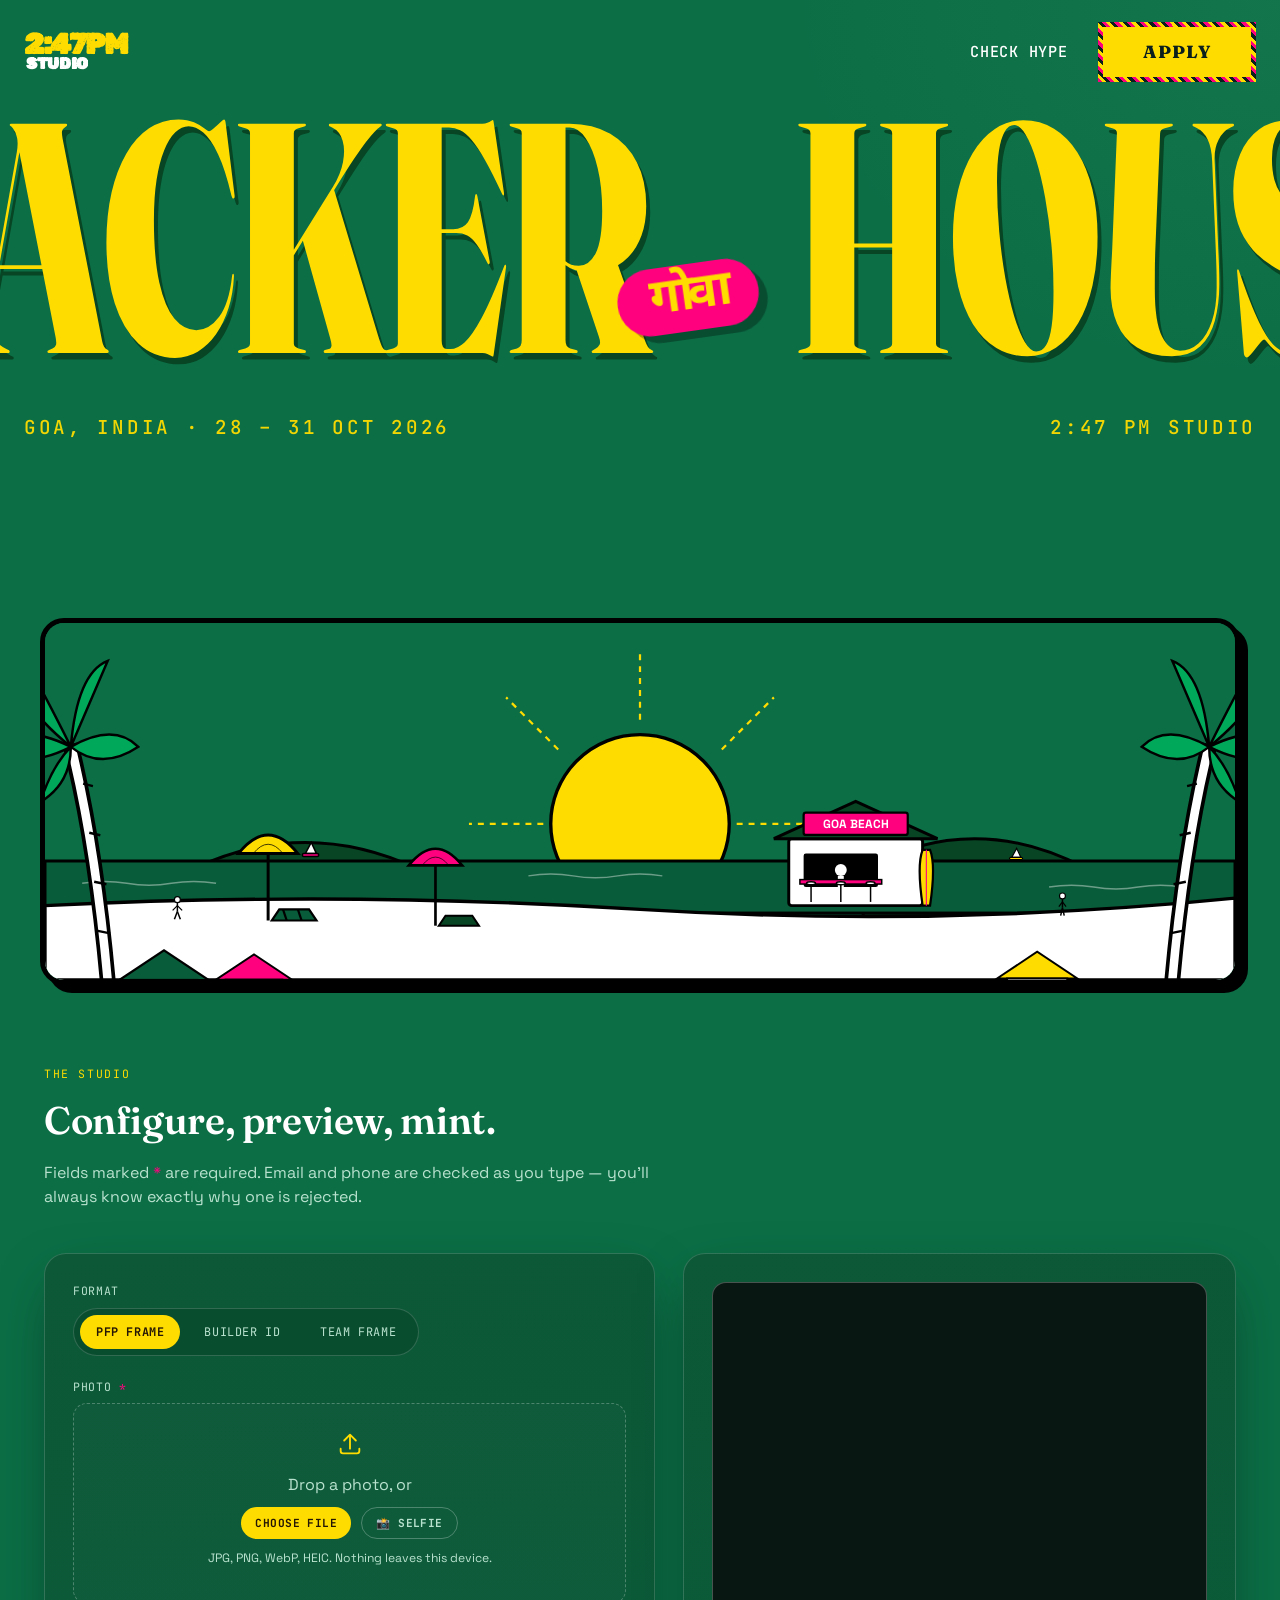
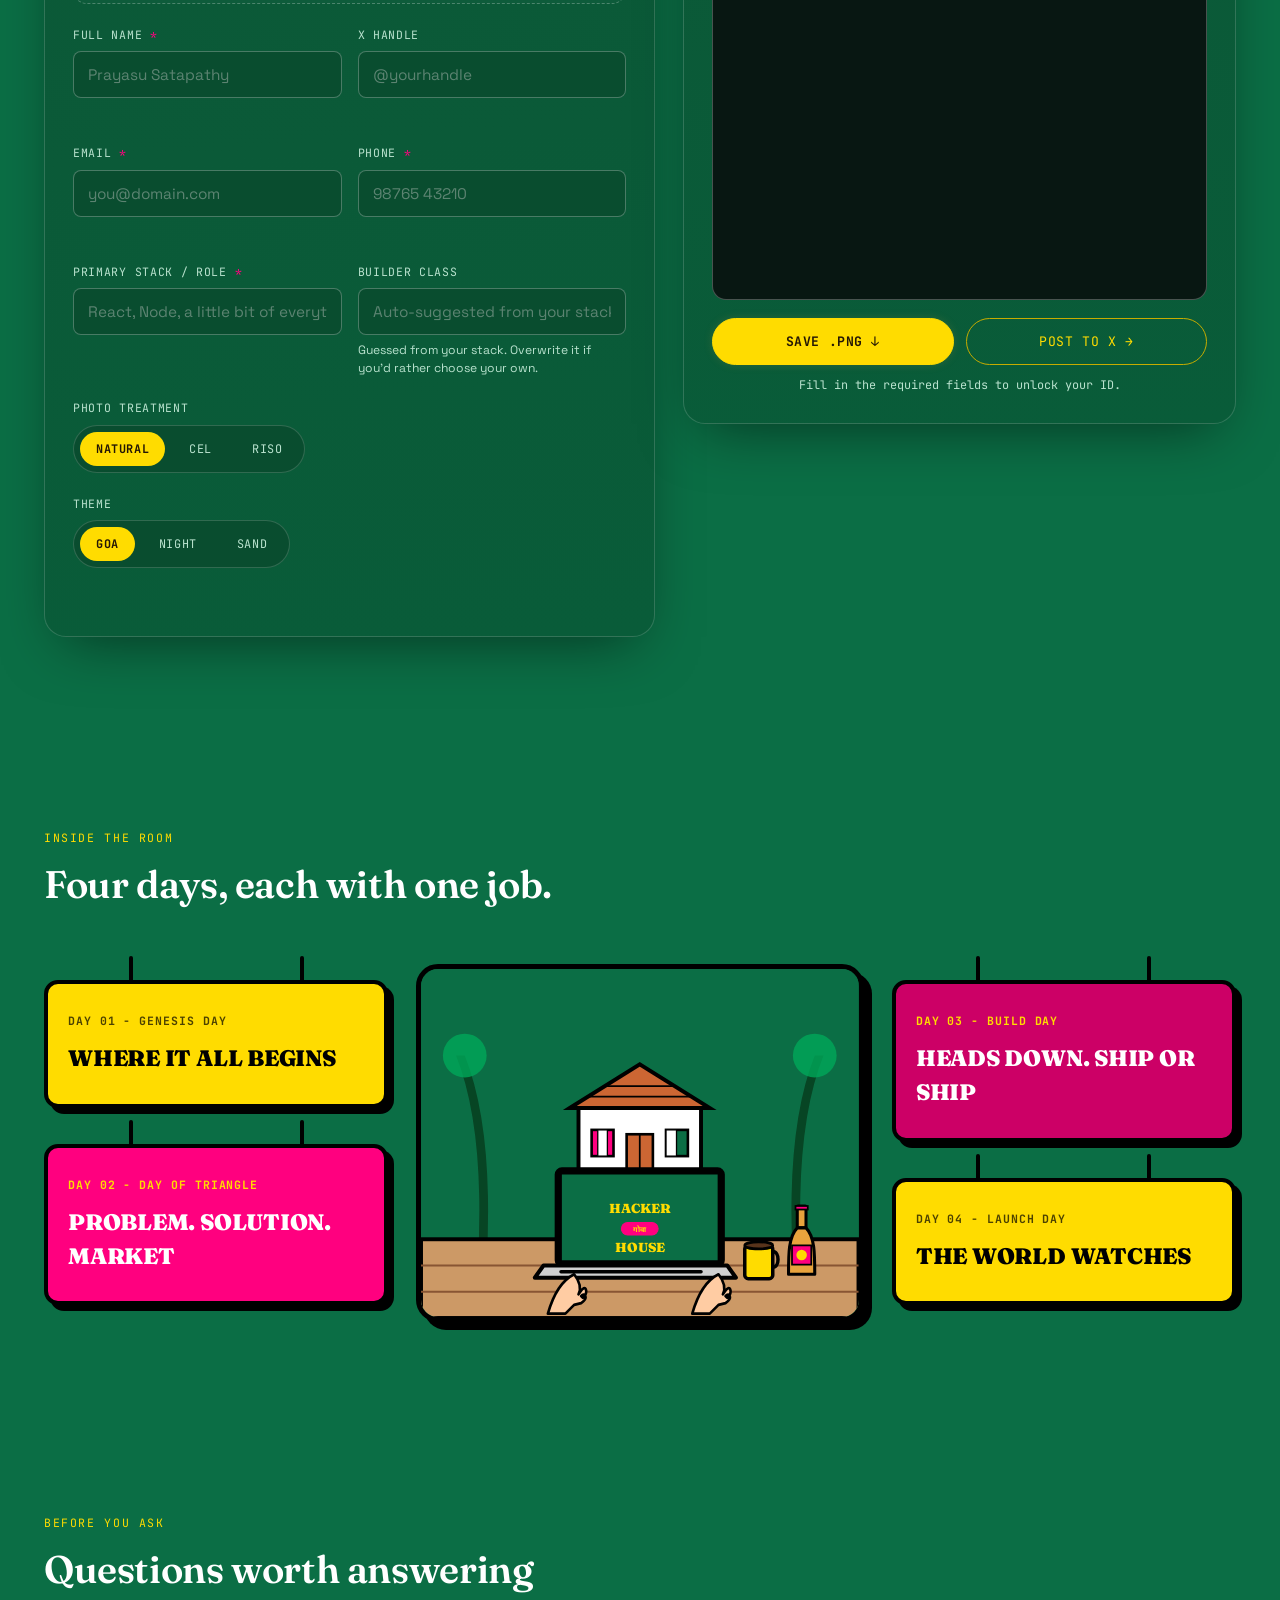
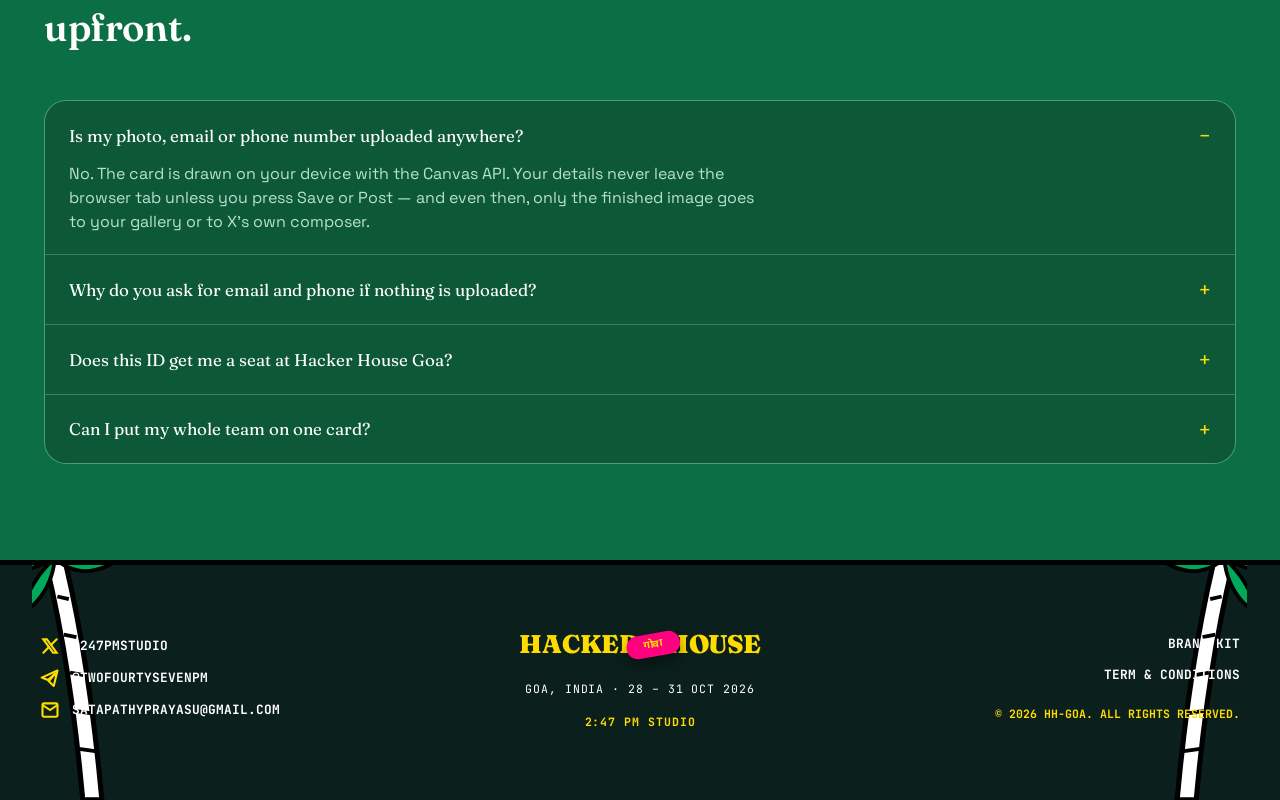
<file: index.html>
<!DOCTYPE html>
<html lang="en">
<head>
<meta charset="UTF-8" />
<meta name="viewport" content="width=device-width, initial-scale=1, viewport-fit=cover" />
<title>HH Goa 2026 · Builder ID &amp; Frame Generator</title>
<meta name="description" content="Turn any photo into your Hacker House Goa 2026 Builder ID. No account, nothing uploaded, rendered on your device. #FrameInGoa" />
<meta name="theme-color" content="#0b1f1c" />

<!-- Fonts: Fraunces (display/serif — the warm, human side), Space Grotesk + JetBrains Mono (the terminal/hacker side), Noto Sans Devanagari (गोवा) -->
<link rel="preconnect" href="https://fonts.googleapis.com">
<link rel="preconnect" href="https://fonts.gstatic.com" crossorigin>
<link href="https://fonts.googleapis.com/css2?family=Rubik+Dirt&family=Fraunces:ital,opsz,wght@0,9..144,300;0,9..144,500;0,9..144,600;0,9..144,700;1,9..144,500&family=Space+Grotesk:wght@400;500;600;700&family=JetBrains+Mono:wght@400;500;700&family=Noto+Sans+Devanagari:wght@600;700&display=swap" rel="stylesheet">

<link rel="stylesheet" href="css/styles.css?v=247" />
</head>
<body>

<!-- Ambient background mesh blobs removed for solid green background -->

<!-- ============ NAV ============ -->
<header class="nav" style="background: transparent; border: none; backdrop-filter: none; padding-top: 10px;">
  <div class="nav__inner" style="max-width: 1400px;">
    <a class="nav__brand" href="#top">
      <div class="brand-logo-stacked" style="color: var(--brass);">
        <span class="brand-top" style="font-size: 1.8rem; font-family: 'Rubik Dirt', var(--font-display); line-height: 0.8; letter-spacing: -0.05em;">2:47PM</span>
        <span class="brand-bottom" style="font-size: 1rem; font-family: 'Rubik Dirt', var(--font-display); letter-spacing: -0.02em; padding-left: 2px;">STUDIO</span>
      </div>
    </a>
    <div style="display: flex; align-items: center; gap: 30px;">
      <a href="#" style="font-family: var(--font-mono); color: var(--ink); text-transform: uppercase; font-size: 0.95rem; text-decoration: none; letter-spacing: 0.05em; font-weight: 500;">CHECK HYPE</a>
      <a class="nav__apply" href="#studio" style="padding: 12px 40px; font-size: 1.1rem; color: #0b1f1c;">APPLY</a>
    </div>
  </div>
</header>

<main id="top">

  <!-- ============ HERO ============ -->
  <section class="hero" id="hero" style="padding-top: 8vh; padding-bottom: 12vh; max-width: 1400px;">
    <div class="hero__grid" style="display: block;">
      <div class="hero__brand-banner" style="text-align: center;">
        <h1 class="hero__title hero__title-official" style="font-size: clamp(4rem, 16vw, 14rem) !important; line-height: 0.9 !important; letter-spacing: -0.03em; margin-bottom: 30px; display: flex; align-items: center; justify-content: center; gap: 0;">
          <span style="display: inline-block; transform: scaleY(1.6); transform-origin: bottom; text-shadow: 4px 4px 0 #074524;">HACKER</span>
          <span class="goa-sticker-wrap" style="width: 0; margin: 0 0.5em 0 0.2em; z-index: 10;"><span class="goa-sticker" style="font-size: 0.24em; padding: 6px 30px; transform: translate(-50%, -40%) rotate(-8deg); box-shadow: 8px 8px 0px rgba(0,0,0,0.3);">गोवा</span></span>
          <span style="display: inline-block; transform: scaleY(1.6); transform-origin: bottom; text-shadow: 4px 4px 0 #074524;">HOUSE</span>
        </h1>
        <p class="hero__brand-sub" style="font-size: clamp(0.85rem, 1.5vw, 1.2rem); margin-top: 15px; color: var(--brass); font-weight: 500;">
          <span style="text-align: left;">GOA, INDIA &middot; 28 &ndash; 31 OCT 2026</span>
          <span style="text-align: right;">2:47 PM STUDIO</span>
        </p>
      </div>
    </div>
  </section>

  <!-- ============ BEACH LANDSCAPE DIVIDER ============ -->
  <section class="beach-divider" aria-hidden="true">
    <svg xmlns="http://www.w3.org/2000/svg" viewBox="0 0 1600 480" class="beach-divider__svg">
      <!-- Background / Sky -->
      <rect width="1600" height="480" fill="#0B6E45"/>
      
      <!-- Sunset Sun & Rays -->
      <circle cx="800" cy="270" r="120" fill="#FFDC00" stroke="#000000" stroke-width="4.5"/>
      <!-- Rays -->
      <line x1="800" y1="130" x2="800" y2="40" stroke="#FFDC00" stroke-width="3" stroke-dasharray="8 8"/>
      <line x1="910" y1="170" x2="980" y2="100" stroke="#FFDC00" stroke-width="3" stroke-dasharray="8 8"/>
      <line x1="930" y1="270" x2="1030" y2="270" stroke="#FFDC00" stroke-width="3" stroke-dasharray="8 8"/>
      <line x1="910" y1="370" x2="985" y2="440" stroke="#FFDC00" stroke-width="3" stroke-dasharray="8 8"/>
      <line x1="800" y1="410" x2="800" y2="460" stroke="#FFDC00" stroke-width="3"/>
      <line x1="690" y1="370" x2="615" y2="440" stroke="#FFDC00" stroke-width="3" stroke-dasharray="8 8"/>
      <line x1="670" y1="270" x2="570" y2="270" stroke="#FFDC00" stroke-width="3" stroke-dasharray="8 8"/>
      <line x1="690" y1="170" x2="620" y2="100" stroke="#FFDC00" stroke-width="3" stroke-dasharray="8 8"/>

      <!-- Mountains / Islands -->
      <path d="M 200 330 Q 350 260 500 330 L 500 480 L 200 480 Z" fill="#074524" stroke="#000000" stroke-width="4"/>
      <path d="M 1100 330 Q 1250 250 1400 330 L 1400 480 L 1100 480 Z" fill="#074524" stroke="#000000" stroke-width="4"/>

      <!-- Sea / Water -->
      <rect x="0" y="320" width="1600" height="70" fill="#095C39" stroke="#000000" stroke-width="4"/>
      <!-- Sea wave lines -->
      <path d="M 50 350 Q 80 345 110 350 T 170 350 T 230 350" fill="none" stroke="#ffffff" stroke-width="2" opacity="0.4"/>
      <path d="M 650 340 Q 680 335 710 340 T 770 340 T 830 340" fill="none" stroke="#ffffff" stroke-width="2" opacity="0.4"/>
      <path d="M 1350 355 Q 1380 350 1410 355 T 1470 355 T 1530 355" fill="none" stroke="#ffffff" stroke-width="2" opacity="0.4"/>

      <!-- Sailboats -->
      <g transform="translate(350, 310)">
        <polygon points="0,0 8,-15 15,0" fill="#ffffff" stroke="#000000" stroke-width="2"/>
        <rect x="-4" y="0" width="22" height="4" rx="2" fill="#FF007F" stroke="#000000" stroke-width="2"/>
      </g>
      <g transform="translate(1300, 315) scale(0.8)">
        <polygon points="0,0 8,-15 15,0" fill="#ffffff" stroke="#000000" stroke-width="2"/>
        <rect x="-4" y="0" width="22" height="4" rx="2" fill="#FFDC00" stroke="#000000" stroke-width="2"/>
      </g>

      <!-- Sand Beach -->
      <path d="M 0 380 Q 400 360 800 385 T 1600 370 L 1600 480 L 0 480 Z" fill="#ffffff" stroke="#000000" stroke-width="4.5"/>

      <!-- GOA BEACH Shack -->
      <g transform="translate(980, 240)">
        <!-- Shack building structure -->
        <rect x="20" y="50" width="180" height="90" fill="#ffffff" stroke="#000000" stroke-width="4" rx="4"/>
        <polygon points="0,50 110,0 220,50" fill="#074524" stroke="#000000" stroke-width="4"/>
        <!-- Sign board -->
        <rect x="40" y="15" width="140" height="30" fill="#FF007F" stroke="#000000" stroke-width="3" rx="3"/>
        <text x="110" y="36" fill="#ffffff" font-family="'Space Grotesk', sans-serif" font-weight="700" font-size="16" text-anchor="middle">GOA BEACH</text>
        <!-- Counter Opening -->
        <rect x="40" y="70" width="100" height="45" fill="#000000" rx="3"/>
        <circle cx="90" cy="92" r="8" fill="#ffffff"/> <!-- Bartender -->
        <rect x="86" y="100" width="8" height="15" fill="#ffffff"/>
        <rect x="35" y="105" width="110" height="6" fill="#FF007F" stroke="#000000" stroke-width="2"/>
        <!-- Bar Stools -->
        <g stroke="#000000" stroke-width="2" fill="#ffffff">
          <line x1="50" y1="110" x2="50" y2="135"/>
          <ellipse cx="50" cy="110" rx="6" ry="2"/>
          <line x1="90" y1="110" x2="90" y2="135"/>
          <ellipse cx="90" cy="110" rx="6" ry="2"/>
          <line x1="130" y1="110" x2="130" y2="135"/>
          <ellipse cx="130" cy="110" rx="6" ry="2"/>
        </g>
        <!-- Surfboard next to shack -->
        <path d="M 210,65 Q 218,85 210,140 L 200,140 Q 192,85 200,65 Z" fill="#FFDC00" stroke="#000000" stroke-width="3"/>
        <path d="M 205,65 L 205,140" stroke="#FF007F" stroke-width="1.5"/>
      </g>

      <!-- Beach Loungers and Umbrellas -->
      <!-- Left Umbrella & Chair -->
      <g transform="translate(250, 270)">
        <line x1="50" y1="40" x2="50" y2="130" stroke="#000000" stroke-width="4"/>
        <path d="M 10,40 Q 50,-10 90,40 Z" fill="#FFDC00" stroke="#000000" stroke-width="4"/>
        <path d="M 30,40 Q 50,15 70,40" fill="none" stroke="#000000" stroke-2="2"/>
        <!-- Lounger Chair -->
        <polygon points="65,115 105,115 115,130 55,130" fill="#095C39" stroke="#000000" stroke-width="3"/>
        <line x1="75" y1="130" x2="70" y2="115" stroke="#000000" stroke-width="3"/>
        <line x1="95" y1="130" x2="90" y2="115" stroke="#000000" stroke-width="3"/>
      </g>
      <!-- Center Umbrella & Chair -->
      <g transform="translate(480, 290) scale(0.9)">
        <line x1="50" y1="40" x2="50" y2="130" stroke="#000000" stroke-width="4"/>
        <path d="M 10,40 Q 50,-10 90,40 Z" fill="#FF007F" stroke="#000000" stroke-width="4"/>
        <path d="M 30,40 Q 50,15 70,40" fill="none" stroke="#000000" stroke-2="2"/>
        <!-- Lounger Chair -->
        <polygon points="65,115 105,115 115,130 55,130" fill="#074524" stroke="#000000" stroke-width="3"/>
      </g>

      <!-- People Walking -->
      <!-- Left Person -->
      <g transform="translate(170, 360) scale(0.8)">
        <circle cx="10" cy="15" r="5" fill="#ffffff" stroke="#000000" stroke-width="2"/>
        <line x1="10" y1="20" x2="10" y2="35" stroke="#000000" stroke-width="2.5"/>
        <line x1="10" y1="35" x2="5" y2="48" stroke="#000000" stroke-width="2.5"/>
        <line x1="10" y1="35" x2="15" y2="48" stroke="#000000" stroke-width="2.5"/>
        <line x1="10" y1="25" x2="2" y2="33" stroke="#000000" stroke-width="2"/>
        <line x1="10" y1="25" x2="18" y2="33" stroke="#000000" stroke-width="2"/>
      </g>
      <!-- Right Person -->
      <g transform="translate(1360, 355) scale(0.8)">
        <circle cx="10" cy="15" r="5" fill="#ffffff" stroke="#000000" stroke-width="2"/>
        <line x1="10" y1="20" x2="10" y2="35" stroke="#000000" stroke-width="2.5"/>
        <line x1="10" y1="35" x2="7" y2="48" stroke="#000000" stroke-width="2.5"/>
        <line x1="10" y1="35" x2="13" y2="48" stroke="#000000" stroke-width="2.5"/>
        <line x1="10" y1="25" x2="4" y2="33" stroke="#000000" stroke-width="2"/>
        <line x1="10" y1="25" x2="16" y2="33" stroke="#000000" stroke-width="2"/>
      </g>

      <!-- Palm Trees -->
      <!-- Left side palm trees -->
      <g transform="translate(10, 480) scale(1.65)">
        <!-- Trunk -->
        <path d="M 40 0 Q 30 -110 10 -190 L 20 -192 Q 40 -110 50 0 Z" fill="white" stroke="black" stroke-width="3"/>
        <path d="M 37 -40 L 47 -38 M 34 -80 L 44 -78 M 30 -120 L 39 -118 M 25 -160 L 33 -158" stroke="black" stroke-width="2"/>
        <!-- Leaves -->
        <g fill="#00A859" stroke="black" stroke-width="2">
          <path d="M 15 -190 Q -25 -210 -45 -190 Q -25 -170 15 -190 Z"/>
          <path d="M 15 -190 Q -10 -240 -25 -265 Q -40 -235 15 -190 Z"/>
          <path d="M 15 -190 Q 20 -250 45 -260 Q 30 -225 15 -190 Z"/>
          <path d="M 15 -190 Q 50 -210 70 -190 Q 40 -170 15 -190 Z"/>
          <path d="M 15 -190 Q 15 -160 -10 -145 Q 0 -175 15 -190 Z"/>
        </g>
      </g>
      
      <!-- Right side palm trees -->
      <g transform="translate(1590, 480) scale(1.65) scale(-1, 1)">
        <!-- Trunk -->
        <path d="M 40 0 Q 30 -110 10 -190 L 20 -192 Q 40 -110 50 0 Z" fill="white" stroke="black" stroke-width="3"/>
        <path d="M 37 -40 L 47 -38 M 34 -80 L 44 -78 M 30 -120 L 39 -118 M 25 -160 L 33 -158" stroke="black" stroke-width="2"/>
        <!-- Leaves -->
        <g fill="#00A859" stroke="black" stroke-width="2">
          <path d="M 15 -190 Q -25 -210 -45 -190 Q -25 -170 15 -190 Z"/>
          <path d="M 15 -190 Q -10 -240 -25 -265 Q -40 -235 15 -190 Z"/>
          <path d="M 15 -190 Q 20 -250 45 -260 Q 30 -225 15 -190 Z"/>
          <path d="M 15 -190 Q 50 -210 70 -190 Q 40 -170 15 -190 Z"/>
          <path d="M 15 -190 Q 15 -160 -10 -145 Q 0 -175 15 -190 Z"/>
        </g>
      </g>

      <!-- Beach houses / cabins at the bottom left/right -->
      <!-- Bottom Left Cabins -->
      <g transform="translate(100, 410)">
        <polygon points="0,70 60,30 120,70" fill="#095C39" stroke="#000000" stroke-width="3"/>
        <rect x="15" y="70" width="90" height="70" fill="#ffffff" stroke="#000000" stroke-width="3"/>
        <rect x="45" y="90" width="30" height="50" fill="#074524" stroke="#000000" stroke-width="2"/>
      </g>
      <g transform="translate(230, 420) scale(0.85)">
        <polygon points="0,70 60,30 120,70" fill="#FF007F" stroke="#000000" stroke-width="3"/>
        <rect x="15" y="70" width="90" height="70" fill="#ffffff" stroke="#000000" stroke-width="3"/>
        <rect x="45" y="90" width="30" height="50" fill="#FFDC00" stroke="#000000" stroke-width="2"/>
      </g>
      <!-- Bottom Right Cabins -->
      <g transform="translate(1280, 415) scale(0.9)">
        <polygon points="0,70 60,30 120,70" fill="#FFDC00" stroke="#000000" stroke-width="3"/>
        <rect x="15" y="70" width="90" height="70" fill="#ffffff" stroke="#000000" stroke-width="3"/>
        <rect x="45" y="90" width="30" height="50" fill="#FF007F" stroke="#000000" stroke-width="2"/>
      </g>
    </svg>
  </section>

  <!-- ============ STUDIO ============ -->
  <section class="studio" id="studio">
    <div class="section-head">
      <p class="eyebrow">The studio</p>
      <h2>Configure, preview, mint.</h2>
      <p class="section-sub">Fields marked <span class="req">*</span> are required. Email and phone are checked as you type — you'll always know exactly why one is rejected.</p>
    </div>

    <div class="studio__grid">

      <!-- ---- LEFT: FORM ---- -->
      <form class="panel form" id="idForm" novalidate>

        <!-- format tabs -->
        <div class="field-group">
          <label class="field-label">Format</label>
          <div class="segmented" role="tablist" id="formatTabs">
            <button type="button" class="segmented__btn is-active" data-format="pfp" role="tab" aria-selected="true">PFP Frame</button>
            <button type="button" class="segmented__btn" data-format="id" role="tab" aria-selected="false">Builder ID</button>
            <button type="button" class="segmented__btn" data-format="team" role="tab" aria-selected="false">Team Frame</button>
          </div>
        </div>

        <!-- team size, only visible for team format -->
        <div class="field-group" id="teamSizeGroup" hidden>
          <label class="field-label">Crew size</label>
          <div class="segmented segmented--sm" id="teamSizeTabs">
            <button type="button" class="segmented__btn is-active" data-size="1">Solo</button>
            <button type="button" class="segmented__btn" data-size="2">Duo</button>
            <button type="button" class="segmented__btn" data-size="3">Trio</button>
          </div>
        </div>

        <!-- photo uploader (builder #1) -->
        <div class="field-group">
          <label class="field-label">Photo <span class="req">*</span></label>
          <div class="uploader" id="uploader-0" data-slot="0">
            <input type="file" accept="image/png,image/jpeg,image/webp,image/heic,image/heif" id="fileInput-0" class="uploader__input" hidden />
            <div class="uploader__drop" id="drop-0">
              <div class="uploader__empty">
                <svg width="28" height="28" viewBox="0 0 24 24" fill="none"><path d="M12 16V4M12 4L7 9M12 4l5 5" stroke="currentColor" stroke-width="1.6" stroke-linecap="round" stroke-linejoin="round"/><path d="M4 16v2a2 2 0 002 2h12a2 2 0 002-2v-2" stroke="currentColor" stroke-width="1.6" stroke-linecap="round"/></svg>
                <p>Drop a photo, or</p>
                <div class="uploader__btns">
                  <button type="button" class="btn btn--tiny" data-action="choose">Choose file</button>
                  <button type="button" class="btn btn--tiny btn--tiny-ghost" data-action="selfie">📸 Selfie</button>
                </div>
                <p class="hint">JPG, PNG, WebP, HEIC. Nothing leaves this device.</p>
              </div>
              <img class="uploader__preview" hidden alt="" />
            </div>
            <div class="pan-controls" hidden>
              <label class="mono small">Zoom</label>
              <input type="range" min="100" max="250" value="100" class="zoom-range" data-slot="0" />
              <button type="button" class="btn btn--tiny btn--tiny-ghost" data-action="remove">Remove</button>
            </div>
          </div>
        </div>

        <!-- extra teammate photo uploaders, injected by JS -->
        <div id="teamUploaders"></div>

        <!-- identity fields -->
        <div class="field-row">
          <div class="field-group">
            <label class="field-label" for="name">Full name <span class="req">*</span></label>
            <input class="text-input" id="name" name="name" type="text" placeholder="Prayasu Satapathy" autocomplete="name" maxlength="50" />
            <p class="field-msg" id="msg-name" role="alert"></p>
          </div>
          <div class="field-group">
            <label class="field-label" for="xhandle">X handle</label>
            <input class="text-input" id="xhandle" name="xhandle" type="text" placeholder="@yourhandle" maxlength="16" />
            <p class="field-msg" id="msg-xhandle" role="alert"></p>
          </div>
        </div>

        <div class="field-row">
          <div class="field-group">
            <label class="field-label" for="email">Email <span class="req">*</span></label>
            <input class="text-input" id="email" name="email" type="email" placeholder="you@domain.com" autocomplete="email" inputmode="email" />
            <p class="field-msg" id="msg-email" role="alert"></p>
          </div>
          <div class="field-group">
            <label class="field-label" for="phone">Phone <span class="req">*</span></label>
            <input class="text-input" id="phone" name="phone" type="tel" placeholder="98765 43210" autocomplete="tel" inputmode="tel" maxlength="18" />
            <p class="field-msg" id="msg-phone" role="alert"></p>
          </div>
        </div>

        <div class="field-row">
          <div class="field-group">
            <label class="field-label" for="stack">Primary stack / role <span class="req">*</span></label>
            <input class="text-input" id="stack" name="stack" type="text" placeholder="React, Node, a little bit of everything" maxlength="60" />
            <p class="field-msg" id="msg-stack" role="alert"></p>
          </div>
          <div class="field-group">
            <label class="field-label" for="builderClass">Builder class</label>
            <input class="text-input" id="builderClass" name="builderClass" type="text" placeholder="Auto-suggested from your stack" maxlength="40" />
            <p class="hint">Guessed from your stack. Overwrite it if you'd rather choose your own.</p>
          </div>
        </div>

        <!-- extra teammate identity fields injected here for duo/trio -->
        <div id="teamFields"></div>

        <!-- style -->
        <div class="field-group">
          <label class="field-label">Photo treatment</label>
          <div class="segmented" id="filterTabs">
            <button type="button" class="segmented__btn is-active" data-filter="natural">Natural</button>
            <button type="button" class="segmented__btn" data-filter="cel">Cel</button>
            <button type="button" class="segmented__btn" data-filter="riso">Riso</button>
          </div>
        </div>

        <div class="field-group">
          <label class="field-label">Theme</label>
          <div class="segmented" id="themeTabs">
            <button type="button" class="segmented__btn is-active" data-theme="goa">Goa</button>
            <button type="button" class="segmented__btn" data-theme="night">Night</button>
            <button type="button" class="segmented__btn" data-theme="sand">Sand</button>
          </div>
        </div>

        <p class="form-status" id="formStatus"></p>
      </form>

      <!-- ---- RIGHT: PREVIEW ---- -->
      <div class="panel preview" id="previewPanel">
        <div class="preview__canvas-wrap">
          <canvas id="cardCanvas" width="1080" height="1350"></canvas>
        </div>
        <div class="preview__actions">
          <button class="btn btn--primary btn--block" id="downloadBtn" type="button">Save .PNG ↓</button>
          <button class="btn btn--outline btn--block" id="shareBtn" type="button">Post to X →</button>
        </div>
        <p class="preview__hint" id="previewHint">Fill in the required fields to unlock your ID.</p>
      </div>

    </div>
  </section>

  <!-- ============ AGENDA ============ -->
  <section class="agenda" id="agenda">
    <div class="section-head">
      <p class="eyebrow">Inside the room</p>
      <h2>Four days, each with one job.</h2>
    </div>
    
    <div class="agenda__desk-layout">
      <!-- Left cards -->
      <div class="agenda__cards-col agenda__cards-col--left">
        <div class="agenda__card agenda__card--day1">
          <span class="mono">DAY 01 - GENESIS DAY</span>
          <h3>WHERE IT ALL BEGINS</h3>
        </div>
        <div class="agenda__card agenda__card--day2">
          <span class="mono">DAY 02 - DAY OF TRIANGLE</span>
          <h3>PROBLEM. SOLUTION. MARKET</h3>
        </div>
      </div>

      <!-- Center illustration -->
      <div class="agenda__workspace">
        <svg xmlns="http://www.w3.org/2000/svg" viewBox="0 0 500 400" class="agenda__workspace-svg">
          <!-- Background palm trees and sky -->
          <rect width="500" height="400" fill="#0B6E45"/>
          <!-- Simplified Palm trees in background -->
          <path d="M 60 400 Q 80 200 40 100 L 50 100 Q 90 200 70 400 Z" fill="#074524"/>
          <path d="M 440 400 Q 420 200 460 100 L 450 100 Q 410 200 430 400 Z" fill="#074524"/>
          <circle cx="50" cy="100" r="25" fill="#00A859" opacity="0.8"/>
          <circle cx="450" cy="100" r="25" fill="#00A859" opacity="0.8"/>

          <!-- House in the background -->
          <g transform="translate(160, 120)">
            <!-- Base walls -->
            <rect x="20" y="40" width="140" height="90" fill="#ffffff" stroke="#000000" stroke-width="4.5"/>
            <!-- Roof -->
            <polygon points="10,40 90,-10 170,40" fill="#cc6633" stroke="#000000" stroke-width="4.5"/>
            <line x1="10" y1="40" x2="170" y2="40" stroke="#000000" stroke-width="4"/>
            <!-- Roof tiles pattern (horizontal lines) -->
            <line x1="30" y1="27" x2="150" y2="27" stroke="#000000" stroke-width="2"/>
            <line x1="50" y1="15" x2="130" y2="15" stroke="#000000" stroke-width="2"/>
            <!-- Windows (pink/green shutters) -->
            <rect x="35" y="65" width="25" height="30" fill="#FF007F" stroke="#000000" stroke-width="3"/>
            <rect x="42" y="65" width="11" height="30" fill="#ffffff" stroke="#000000" stroke-width="1.5"/>
            
            <rect x="120" y="65" width="25" height="30" fill="#0B6E45" stroke="#000000" stroke-width="3"/>
            <rect x="120" y="65" width="12" height="30" fill="#ffffff" stroke="#000000" stroke-width="1.5"/>
            <!-- Door -->
            <rect x="75" y="70" width="30" height="60" fill="#cc6633" stroke="#000000" stroke-width="3"/>
            <!-- Door panels -->
            <line x1="90" y1="70" x2="90" y2="130" stroke="#000000" stroke-width="2"/>
          </g>

          <!-- Table (bottom wooden area) -->
          <rect x="0" y="310" width="500" height="90" fill="#cc9966" stroke="#000000" stroke-width="4.5"/>
          <!-- Table planks lines -->
          <line x1="0" y1="340" x2="500" y2="340" stroke="#885533" stroke-width="2.5"/>
          <line x1="0" y1="370" x2="500" y2="370" stroke="#885533" stroke-width="2.5"/>

          <!-- Laptop in the foreground -->
          <g transform="translate(145, 230)">
            <!-- Laptop screen -->
            <rect x="10" y="0" width="190" height="110" fill="#000000" stroke="#000000" stroke-width="4.5" rx="6"/>
            <!-- Screen content (HACKER HOUSE logo) -->
            <rect x="16" y="6" width="178" height="98" fill="#0B6E45"/>
            <text x="105" y="50" fill="#FFDC00" font-family="Fraunces, serif" font-weight="900" font-size="15" text-anchor="middle">HACKER</text>
            <!-- Goa sticker on laptop screen -->
            <g transform="translate(105, 68) scale(0.6)">
              <rect x="-35" y="-12" width="70" height="24" rx="12" fill="#FF007F" stroke="#FF007F" stroke-width="2"/>
              <text x="0" y="6" fill="#FFDC00" font-family="'Noto Sans Devanagari', sans-serif" font-weight="700" font-size="14" text-anchor="middle" text-baseline="middle">गोवा</text>
            </g>
            <text x="105" y="94" fill="#FFDC00" font-family="Fraunces, serif" font-weight="900" font-size="15" text-anchor="middle">HOUSE</text>
            
            <!-- Laptop Base -->
            <polygon points="-5,110 205,110 215,124 -15,124" fill="#d0d0d0" stroke="#000000" stroke-width="4.5" stroke-linejoin="round"/>
            <line x1="15" y1="117" x2="175" y2="117" stroke="#000000" stroke-width="4" stroke-linecap="round"/>
          </g>

          <!-- Typing Hands -->
          <g transform="translate(160, 345)" stroke="#000000" stroke-width="3" fill="#ffcca3" stroke-linejoin="round">
            <!-- Left hand -->
            <path d="M -15,50 Q -5,15 15,5 Q 25,18 20,28 L 22,25 C 28,15 32,25 25,32 L 23,30 C 27,25 32,32 23,38 L 15,40 L 5,50 Z"/>
            <!-- Right hand -->
            <path d="M 180,50 Q 170,15 150,5 Q 140,18 145,28 L 143,25 C 137,15 133,25 140,32 L 142,30 C 138,25 133,32 142,38 L 150,40 L 160,50 Z" transform="scale(-1, 1) translate(-330, 0)"/>
          </g>

          <!-- Mug (yellow, on the right of laptop) -->
          <g transform="translate(370, 312)">
            <rect x="0" y="5" width="32" height="38" fill="#FFDC00" stroke="#000000" stroke-width="4" rx="4"/>
            <!-- Handle -->
            <path d="M 32,12 C 40,12 40,30 32,30" fill="none" stroke="#000000" stroke-width="4" stroke-linecap="round"/>
            <!-- Coffee/Mug opening -->
            <ellipse cx="16" cy="5" rx="16" ry="4" fill="#58331b" stroke="#000000" stroke-width="3"/>
          </g>

          <!-- Bottle (beer/soda, on the right of mug) -->
          <g transform="translate(420, 272)">
            <!-- Neck -->
            <rect x="10" y="0" width="10" height="25" fill="#e8a33d" stroke="#000000" stroke-width="3.5" rx="1"/>
            <rect x="8" y="0" width="14" height="4" fill="#FF007F" stroke="#000000" stroke-width="2"/>
            <!-- Body -->
            <path d="M 10,25 C 0,35 0,55 0,78 L 30,78 C 30,55 30,35 20,25 Z" fill="#e8a33d" stroke="#000000" stroke-width="3.5" stroke-linejoin="round"/>
            <!-- Label -->
            <rect x="4" y="45" width="22" height="22" fill="#FF007F" stroke="#000000" stroke-width="2"/>
            <circle cx="15" cy="56" r="6" fill="#FFDC00"/>
          </g>
        </svg>
      </div>

      <!-- Right cards -->
      <div class="agenda__cards-col agenda__cards-col--right">
        <div class="agenda__card agenda__card--day3">
          <span class="mono">DAY 03 - BUILD DAY</span>
          <h3>HEADS DOWN. SHIP OR SHIP</h3>
        </div>
        <div class="agenda__card agenda__card--day4">
          <span class="mono">DAY 04 - LAUNCH DAY</span>
          <h3>THE WORLD WATCHES</h3>
        </div>
      </div>
    </div>
  </section>

  <!-- ============ FAQ ============ -->
  <section class="faq" id="faq">
    <div class="section-head">
      <p class="eyebrow">Before you ask</p>
      <h2>Questions worth answering upfront.</h2>
    </div>
    <div class="faq__list">
      <details open>
        <summary>Is my photo, email or phone number uploaded anywhere?</summary>
        <p>No. The card is drawn on your device with the Canvas API. Your details never leave the browser tab unless you press Save or Post — and even then, only the finished image goes to your gallery or to X's own composer.</p>
      </details>
      <details>
        <summary>Why do you ask for email and phone if nothing is uploaded?</summary>
        <p>They print on the Builder ID as your on-record contact, the way a real event pass would. We validate the format so your card never ships with a broken email or a phone number missing a digit — that's the only reason for the check.</p>
      </details>
      <details>
        <summary>Does this ID get me a seat at Hacker House Goa?</summary>
        <p>No — and it doesn't pretend to. Seats are decided through the official shortlisting process on Devfolio. This tool is for the #FrameInGoa task itself.</p>
      </details>
      <details>
        <summary>Can I put my whole team on one card?</summary>
        <p>Yes. Switch the format to Team Frame and choose Duo or Trio — each teammate gets their own photo, name and stack.</p>
      </details>
    </div>
  </section>

</main>

<!-- ============ SELFIE MODAL ============ -->
<div class="modal" id="selfieModal" hidden>
  <div class="modal__panel">
    <div class="modal__head">
      <span class="mono">CAMERA</span>
      <button type="button" class="modal__close" id="closeSelfie" aria-label="Close">✕</button>
    </div>
    <video id="selfieVideo" autoplay playsinline muted></video>
    <canvas id="selfieCanvas" hidden></canvas>
    <p class="modal__error" id="selfieError" hidden></p>
    <div class="modal__actions">
      <button type="button" class="btn btn--primary btn--block" id="captureSelfie">Capture</button>
    </div>
  </div>
</div>

<!-- ============ TOAST ============ -->
<div class="toast" id="toast" hidden></div>

<!-- ============ FOOTER ============ -->
<footer class="footer">
  <div class="footer__palm footer__palm--left" aria-hidden="true"></div>
  <div class="footer__palm footer__palm--right" aria-hidden="true"></div>

  <div class="footer__content">
    <!-- Left Column: Socials -->
    <div class="footer__col footer__col--socials">
      <a href="https://x.com/247pmstudio" target="_blank" rel="noopener" class="footer__link-item">
        <svg class="footer__icon" viewBox="0 0 24 24" fill="none" stroke="currentColor" stroke-width="2.5"><path d="M4 4l11.733 16h4.267l-11.733 -16z"/><path d="M4 20l6.768 -6.768m2.46 -2.46l6.772 -6.772" stroke-linecap="round"/></svg>
        <span>@247PMSTUDIO</span>
      </a>
      <a href="https://t.me/twofourtysevenpm" target="_blank" rel="noopener" class="footer__link-item">
        <svg class="footer__icon" viewBox="0 0 24 24" fill="none" stroke="currentColor" stroke-width="2.5"><path d="M21 3L2 11.5L9.5 14.5L18 7L10.5 16L16.5 21.5L21 3Z" stroke-linejoin="round"/></svg>
        <span>@TWOFOURTYSEVENPM</span>
      </a>
      <a href="mailto:satapathyprayasu@gmail.com" class="footer__link-item">
        <svg class="footer__icon" viewBox="0 0 24 24" fill="none" stroke="currentColor" stroke-width="2.5"><rect x="3" y="4" width="18" height="16" rx="2"/><path d="M3 6l9 6 9-6"/></svg>
        <span>SATAPATHYPRAYASU@GMAIL.COM</span>
      </a>
    </div>

    <!-- Center Column: Brand Logo Banner -->
    <div class="footer__col footer__col--brand">
      <div class="footer__brand-logo">
        HACKER <span class="goa-sticker-wrap"><span class="goa-sticker">गोवा</span></span> HOUSE
      </div>
      <p class="footer__brand-sub">GOA, INDIA &middot; 28 &ndash; 31 OCT 2026</p>
      <p class="footer__brand-sub footer__brand-sub--small">2:47 PM STUDIO</p>
    </div>

    <!-- Right Column: Legal links -->
    <div class="footer__col footer__col--legal">
      <a href="#" class="footer__legal-link">BRAND KIT</a>
      <a href="#" class="footer__legal-link">TERM & CONDITIONS</a>
      <p class="footer__copyright">&copy; 2026 HH-GOA. ALL RIGHTS RESERVED.</p>
    </div>
  </div>
</footer>

<script src="js/app.js?v=247"></script>
</body>
</html>
</file>
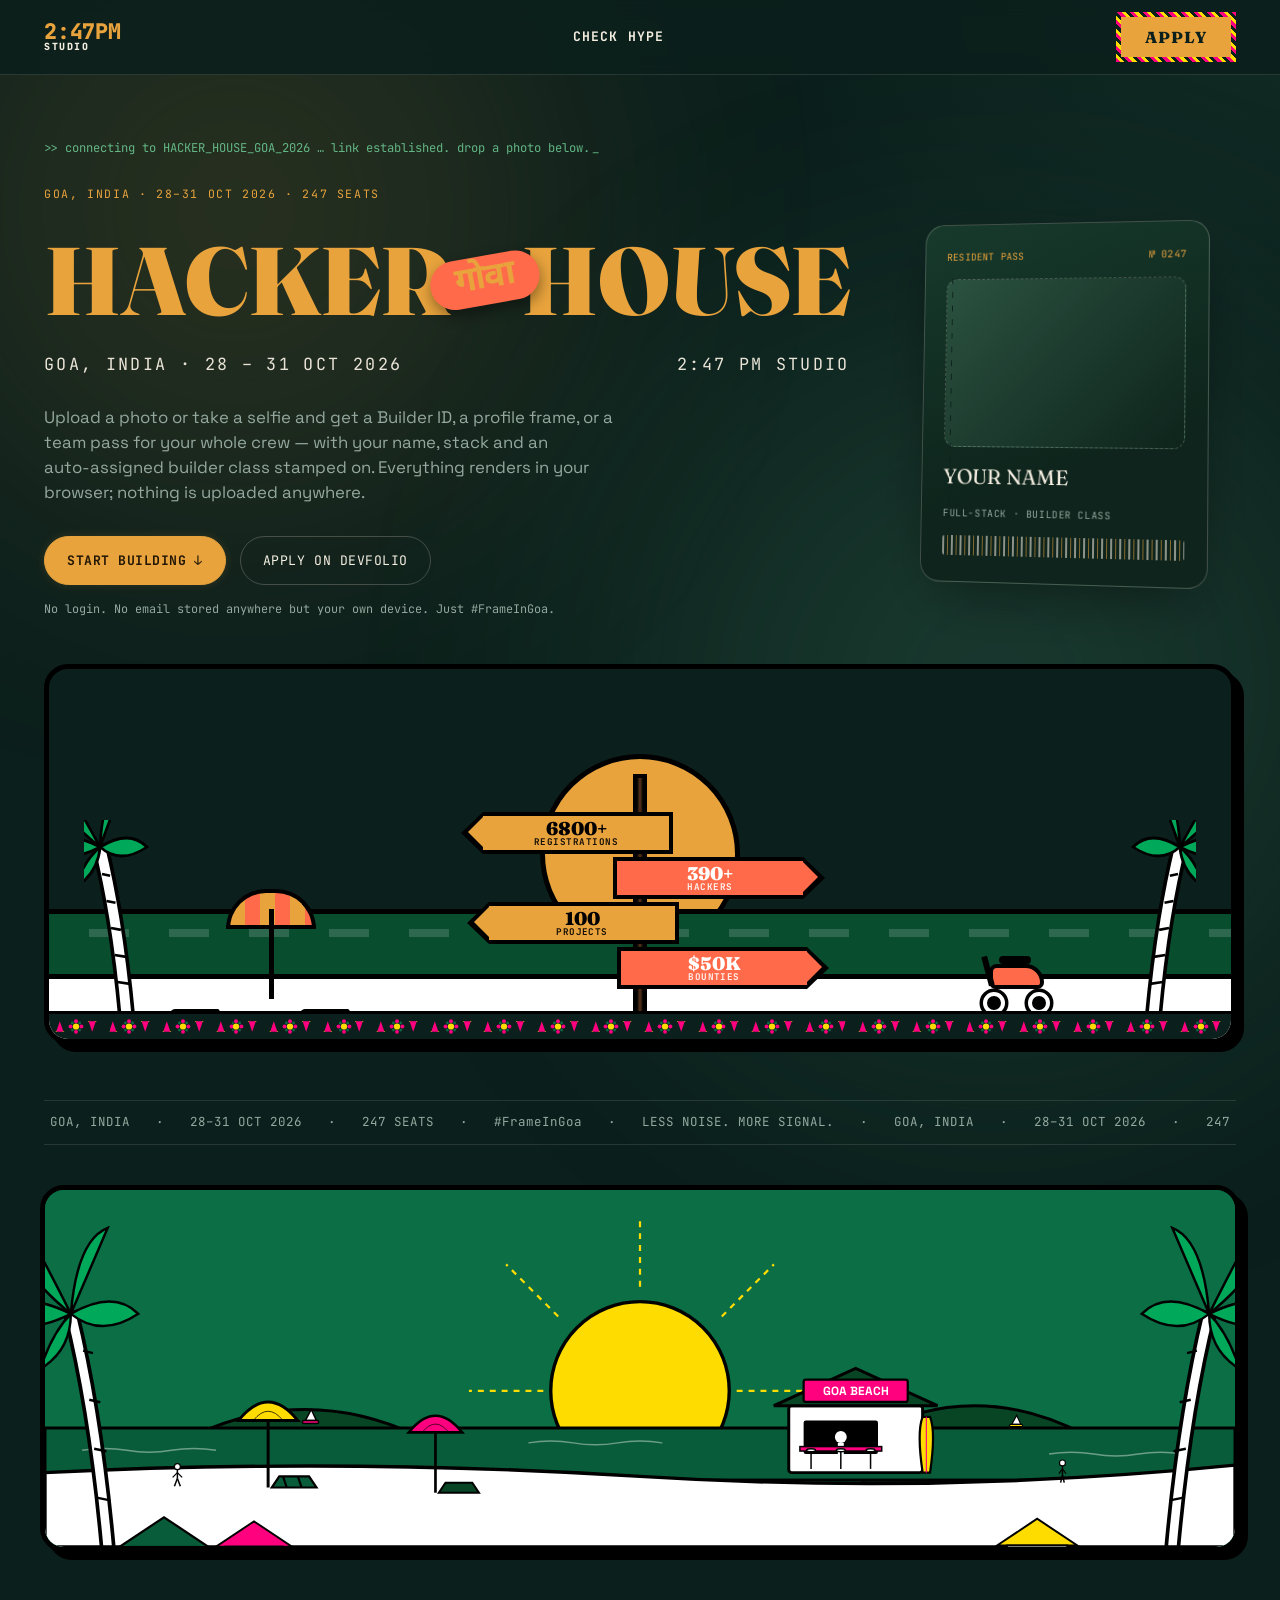
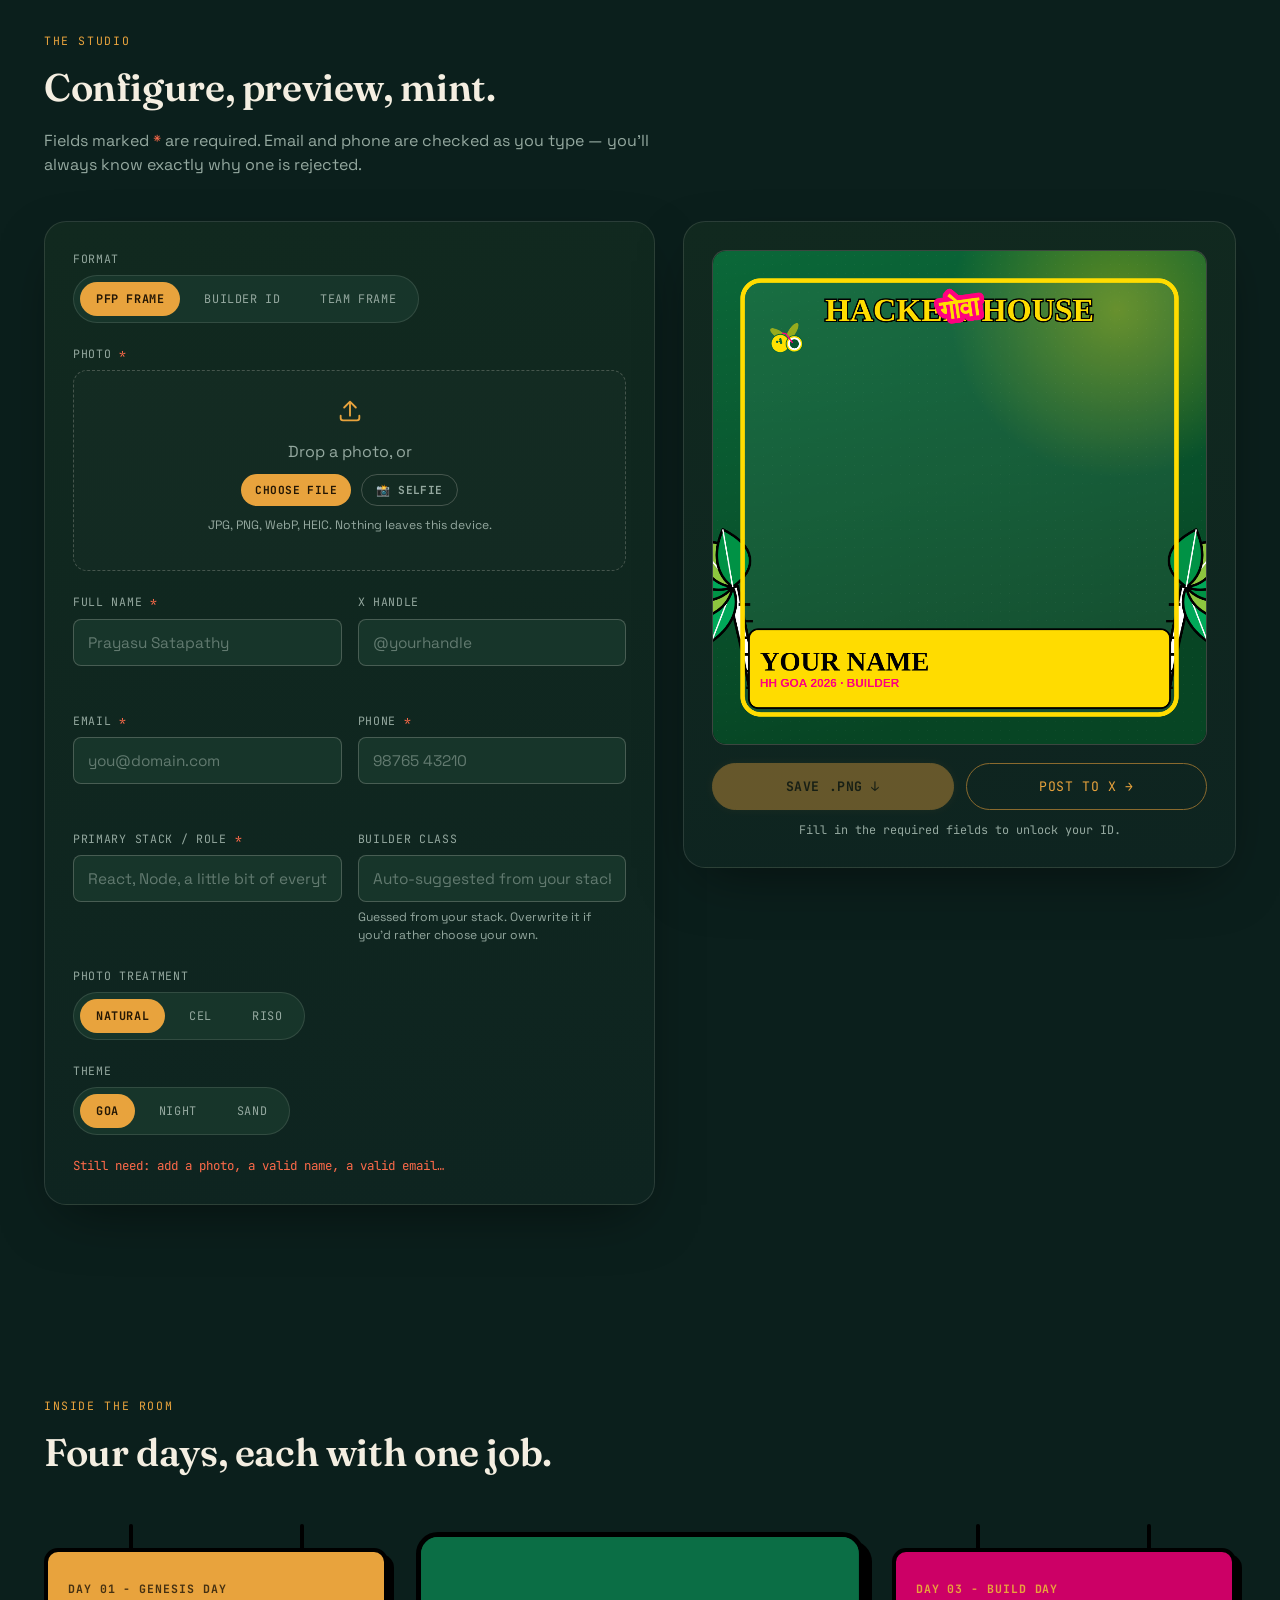
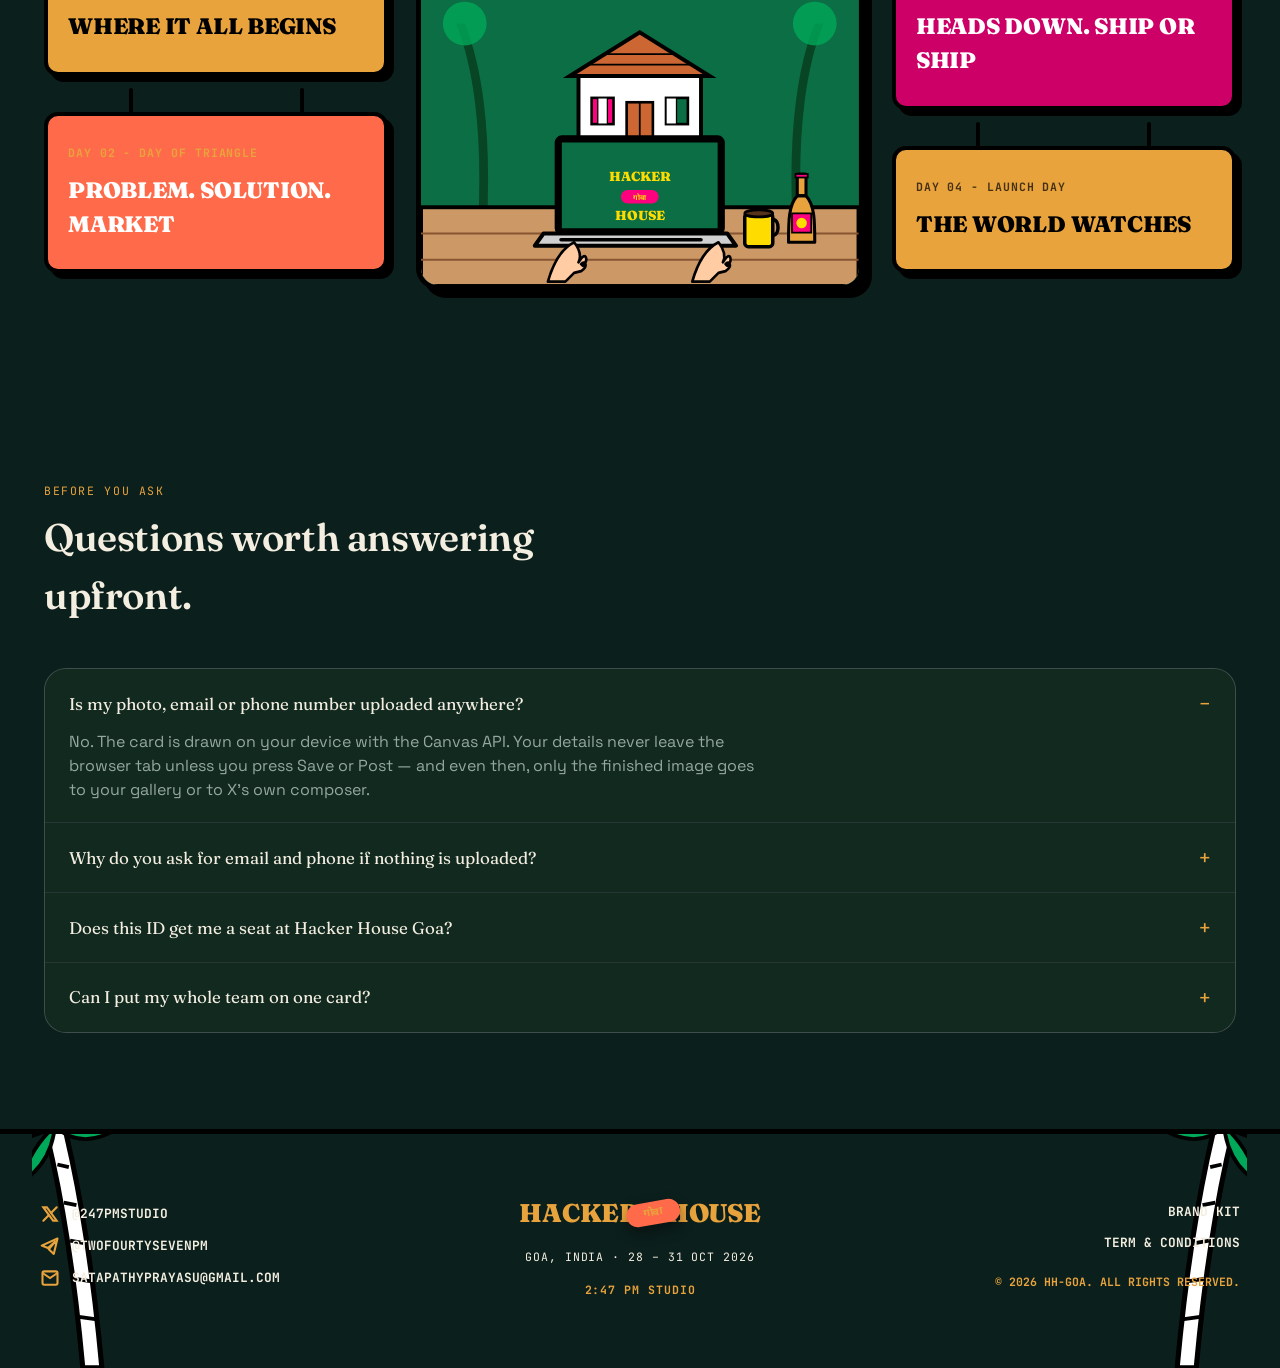
<file: Id_Card_Generator/index.html>
<!DOCTYPE html>
<html lang="en">
<head>
<meta charset="UTF-8" />
<meta name="viewport" content="width=device-width, initial-scale=1, viewport-fit=cover" />
<title>HH Goa 2026 · Builder ID &amp; Frame Generator</title>
<meta name="description" content="Turn any photo into your Hacker House Goa 2026 Builder ID. No account, nothing uploaded, rendered on your device. #FrameInGoa" />
<meta name="theme-color" content="#0b1f1c" />

<!-- Fonts: Fraunces (display/serif — the warm, human side), Space Grotesk + JetBrains Mono (the terminal/hacker side), Noto Sans Devanagari (गोवा) -->
<link rel="preconnect" href="https://fonts.googleapis.com">
<link rel="preconnect" href="https://fonts.gstatic.com" crossorigin>
<link href="https://fonts.googleapis.com/css2?family=Fraunces:ital,opsz,wght@0,9..144,300;0,9..144,500;0,9..144,600;0,9..144,700;1,9..144,500&family=Space+Grotesk:wght@400;500;600;700&family=JetBrains+Mono:wght@400;500;700&family=Noto+Sans+Devanagari:wght@600;700&display=swap" rel="stylesheet">

<link rel="stylesheet" href="css/styles.css?v=247" />
</head>
<body>

<!-- Ambient background mesh blobs -->
<div class="blob blob-1" aria-hidden="true"></div>
<div class="blob blob-2" aria-hidden="true"></div>

<!-- ============ NAV ============ -->
<header class="nav">
  <div class="nav__inner">
    <a class="nav__brand" href="#top">
      <div class="brand-logo-stacked">
        <span class="brand-top">2:47PM</span>
        <span class="brand-bottom">STUDIO</span>
      </div>
    </a>
    <nav class="nav__links">
      <a href="#top">CHECK HYPE</a>
    </nav>
    <a class="nav__apply" href="https://hacker-house-goa-2026.devfolio.co/" target="_blank" rel="noopener">APPLY</a>
  </div>
</header>

<main id="top">

  <!-- ============ HERO ============ -->
  <section class="hero" id="hero">
    <div class="hero__boot" aria-hidden="true">
      <span id="bootLine">&gt;&gt; connecting to HACKER_HOUSE_GOA_2026 …</span><span class="cursor">_</span>
    </div>

    <div class="hero__grid">
      <div class="hero__copy">
        <p class="eyebrow">GOA, INDIA · 28–31 OCT 2026 · 247 SEATS</p>
        <div class="hero__brand-banner">
          <h1 class="hero__title hero__title-official">
            HACKER <span class="goa-sticker-wrap"><span class="goa-sticker">गोवा</span></span> HOUSE
          </h1>
          <p class="hero__brand-sub">
            <span>GOA, INDIA &middot; 28 &ndash; 31 OCT 2026</span>
            <span>2:47 PM STUDIO</span>
          </p>
        </div>
        <p class="hero__sub">
          Upload a photo or take a selfie and get a Builder ID, a profile frame, or a
          team pass for your whole crew — with your name, stack and an auto‑assigned
          builder class stamped on. Everything renders in your browser; nothing is
          uploaded anywhere.
        </p>
        <div class="hero__actions">
          <a href="#studio" class="btn btn--primary">Start building <span aria-hidden="true">↓</span></a>
          <a href="https://hacker-house-goa-2026.devfolio.co/" target="_blank" rel="noopener" class="btn btn--ghost">Apply on Devfolio</a>
        </div>
        <p class="hero__note">No login. No email stored anywhere but your own device. Just #FrameInGoa.</p>
      </div>

      <div class="hero__preview" aria-hidden="true">
        <div class="preview-card" id="heroPreviewCard">
          <div class="preview-card__perf"></div>
          <div class="preview-card__body">
            <div class="preview-card__top">
              <span class="mono">RESIDENT PASS</span>
              <span class="mono">№ 0247</span>
            </div>
            <div class="preview-card__photo"></div>
            <div class="preview-card__name">YOUR NAME</div>
            <div class="preview-card__stack mono">FULL-STACK · BUILDER CLASS</div>
            <div class="preview-card__bars"></div>
          </div>
        </div>
      </div>
    </div>

    <!-- ============ BEACH STATS ILLUSTRATION ============ -->
    <div class="hero__beach-stats" aria-label="Hacker House Goa Beach and Stats Signpost">
      <div class="beach-sun"></div>
      <div class="beach-sea">
        <div class="sea-wave"></div>
      </div>
      <div class="beach-sand">
        <!-- Striped Beach Umbrella -->
        <div class="beach-umbrella">
          <div class="umbrella-canopy"></div>
          <div class="umbrella-pole"></div>
        </div>
        
        <!-- Lounger Chairs -->
        <div class="beach-chair chair-1"></div>
        <div class="beach-chair chair-2"></div>
        
        <!-- Central Stats Signpost -->
        <div class="beach-signpost">
          <div class="signpost-pole"></div>
          <div class="signpost-arrow arrow-1 yellow-arrow">
            <span class="val">6800+</span>
            <span class="lbl">Registrations</span>
          </div>
          <div class="signpost-arrow arrow-2 pink-arrow">
            <span class="val">390+</span>
            <span class="lbl">Hackers</span>
          </div>
          <div class="signpost-arrow arrow-3 yellow-arrow">
            <span class="val">100</span>
            <span class="lbl">Projects</span>
          </div>
          <div class="signpost-arrow arrow-4 pink-arrow">
            <span class="val">$50K</span>
            <span class="lbl">Bounties</span>
          </div>
        </div>

        <!-- Retro Scooter -->
        <div class="beach-scooter">
          <div class="scooter-body"></div>
          <div class="scooter-seat"></div>
          <div class="scooter-wheel wheel-1"></div>
          <div class="scooter-wheel wheel-2"></div>
        </div>

        <!-- Decorative Palm Trees -->
        <div class="beach-palm palm-left"></div>
        <div class="beach-palm palm-right"></div>

        <!-- Bottom ornamental divider -->
        <div class="beach-stats__ornament"></div>
      </div>
    </div>

    <div class="marquee" aria-hidden="true">
      <div class="marquee__track">
        <span>GOA, INDIA</span><span>·</span><span>28–31 OCT 2026</span><span>·</span><span>247 SEATS</span><span>·</span><span>#FrameInGoa</span><span>·</span><span>LESS NOISE. MORE SIGNAL.</span><span>·</span>
        <span>GOA, INDIA</span><span>·</span><span>28–31 OCT 2026</span><span>·</span><span>247 SEATS</span><span>·</span><span>#FrameInGoa</span><span>·</span><span>LESS NOISE. MORE SIGNAL.</span><span>·</span>
      </div>
    </div>
  </section>

  <!-- ============ BEACH LANDSCAPE DIVIDER ============ -->
  <section class="beach-divider" aria-hidden="true">
    <svg xmlns="http://www.w3.org/2000/svg" viewBox="0 0 1600 480" class="beach-divider__svg">
      <!-- Background / Sky -->
      <rect width="1600" height="480" fill="#0B6E45"/>
      
      <!-- Sunset Sun & Rays -->
      <circle cx="800" cy="270" r="120" fill="#FFDC00" stroke="#000000" stroke-width="4.5"/>
      <!-- Rays -->
      <line x1="800" y1="130" x2="800" y2="40" stroke="#FFDC00" stroke-width="3" stroke-dasharray="8 8"/>
      <line x1="910" y1="170" x2="980" y2="100" stroke="#FFDC00" stroke-width="3" stroke-dasharray="8 8"/>
      <line x1="930" y1="270" x2="1030" y2="270" stroke="#FFDC00" stroke-width="3" stroke-dasharray="8 8"/>
      <line x1="910" y1="370" x2="985" y2="440" stroke="#FFDC00" stroke-width="3" stroke-dasharray="8 8"/>
      <line x1="800" y1="410" x2="800" y2="460" stroke="#FFDC00" stroke-width="3"/>
      <line x1="690" y1="370" x2="615" y2="440" stroke="#FFDC00" stroke-width="3" stroke-dasharray="8 8"/>
      <line x1="670" y1="270" x2="570" y2="270" stroke="#FFDC00" stroke-width="3" stroke-dasharray="8 8"/>
      <line x1="690" y1="170" x2="620" y2="100" stroke="#FFDC00" stroke-width="3" stroke-dasharray="8 8"/>

      <!-- Mountains / Islands -->
      <path d="M 200 330 Q 350 260 500 330 L 500 480 L 200 480 Z" fill="#074524" stroke="#000000" stroke-width="4"/>
      <path d="M 1100 330 Q 1250 250 1400 330 L 1400 480 L 1100 480 Z" fill="#074524" stroke="#000000" stroke-width="4"/>

      <!-- Sea / Water -->
      <rect x="0" y="320" width="1600" height="70" fill="#095C39" stroke="#000000" stroke-width="4"/>
      <!-- Sea wave lines -->
      <path d="M 50 350 Q 80 345 110 350 T 170 350 T 230 350" fill="none" stroke="#ffffff" stroke-width="2" opacity="0.4"/>
      <path d="M 650 340 Q 680 335 710 340 T 770 340 T 830 340" fill="none" stroke="#ffffff" stroke-width="2" opacity="0.4"/>
      <path d="M 1350 355 Q 1380 350 1410 355 T 1470 355 T 1530 355" fill="none" stroke="#ffffff" stroke-width="2" opacity="0.4"/>

      <!-- Sailboats -->
      <g transform="translate(350, 310)">
        <polygon points="0,0 8,-15 15,0" fill="#ffffff" stroke="#000000" stroke-width="2"/>
        <rect x="-4" y="0" width="22" height="4" rx="2" fill="#FF007F" stroke="#000000" stroke-width="2"/>
      </g>
      <g transform="translate(1300, 315) scale(0.8)">
        <polygon points="0,0 8,-15 15,0" fill="#ffffff" stroke="#000000" stroke-width="2"/>
        <rect x="-4" y="0" width="22" height="4" rx="2" fill="#FFDC00" stroke="#000000" stroke-width="2"/>
      </g>

      <!-- Sand Beach -->
      <path d="M 0 380 Q 400 360 800 385 T 1600 370 L 1600 480 L 0 480 Z" fill="#ffffff" stroke="#000000" stroke-width="4.5"/>

      <!-- GOA BEACH Shack -->
      <g transform="translate(980, 240)">
        <!-- Shack building structure -->
        <rect x="20" y="50" width="180" height="90" fill="#ffffff" stroke="#000000" stroke-width="4" rx="4"/>
        <polygon points="0,50 110,0 220,50" fill="#074524" stroke="#000000" stroke-width="4"/>
        <!-- Sign board -->
        <rect x="40" y="15" width="140" height="30" fill="#FF007F" stroke="#000000" stroke-width="3" rx="3"/>
        <text x="110" y="36" fill="#ffffff" font-family="'Space Grotesk', sans-serif" font-weight="700" font-size="16" text-anchor="middle">GOA BEACH</text>
        <!-- Counter Opening -->
        <rect x="40" y="70" width="100" height="45" fill="#000000" rx="3"/>
        <circle cx="90" cy="92" r="8" fill="#ffffff"/> <!-- Bartender -->
        <rect x="86" y="100" width="8" height="15" fill="#ffffff"/>
        <rect x="35" y="105" width="110" height="6" fill="#FF007F" stroke="#000000" stroke-width="2"/>
        <!-- Bar Stools -->
        <g stroke="#000000" stroke-width="2" fill="#ffffff">
          <line x1="50" y1="110" x2="50" y2="135"/>
          <ellipse cx="50" cy="110" rx="6" ry="2"/>
          <line x1="90" y1="110" x2="90" y2="135"/>
          <ellipse cx="90" cy="110" rx="6" ry="2"/>
          <line x1="130" y1="110" x2="130" y2="135"/>
          <ellipse cx="130" cy="110" rx="6" ry="2"/>
        </g>
        <!-- Surfboard next to shack -->
        <path d="M 210,65 Q 218,85 210,140 L 200,140 Q 192,85 200,65 Z" fill="#FFDC00" stroke="#000000" stroke-width="3"/>
        <path d="M 205,65 L 205,140" stroke="#FF007F" stroke-width="1.5"/>
      </g>

      <!-- Beach Loungers and Umbrellas -->
      <!-- Left Umbrella & Chair -->
      <g transform="translate(250, 270)">
        <line x1="50" y1="40" x2="50" y2="130" stroke="#000000" stroke-width="4"/>
        <path d="M 10,40 Q 50,-10 90,40 Z" fill="#FFDC00" stroke="#000000" stroke-width="4"/>
        <path d="M 30,40 Q 50,15 70,40" fill="none" stroke="#000000" stroke-2="2"/>
        <!-- Lounger Chair -->
        <polygon points="65,115 105,115 115,130 55,130" fill="#095C39" stroke="#000000" stroke-width="3"/>
        <line x1="75" y1="130" x2="70" y2="115" stroke="#000000" stroke-width="3"/>
        <line x1="95" y1="130" x2="90" y2="115" stroke="#000000" stroke-width="3"/>
      </g>
      <!-- Center Umbrella & Chair -->
      <g transform="translate(480, 290) scale(0.9)">
        <line x1="50" y1="40" x2="50" y2="130" stroke="#000000" stroke-width="4"/>
        <path d="M 10,40 Q 50,-10 90,40 Z" fill="#FF007F" stroke="#000000" stroke-width="4"/>
        <path d="M 30,40 Q 50,15 70,40" fill="none" stroke="#000000" stroke-2="2"/>
        <!-- Lounger Chair -->
        <polygon points="65,115 105,115 115,130 55,130" fill="#074524" stroke="#000000" stroke-width="3"/>
      </g>

      <!-- People Walking -->
      <!-- Left Person -->
      <g transform="translate(170, 360) scale(0.8)">
        <circle cx="10" cy="15" r="5" fill="#ffffff" stroke="#000000" stroke-width="2"/>
        <line x1="10" y1="20" x2="10" y2="35" stroke="#000000" stroke-width="2.5"/>
        <line x1="10" y1="35" x2="5" y2="48" stroke="#000000" stroke-width="2.5"/>
        <line x1="10" y1="35" x2="15" y2="48" stroke="#000000" stroke-width="2.5"/>
        <line x1="10" y1="25" x2="2" y2="33" stroke="#000000" stroke-width="2"/>
        <line x1="10" y1="25" x2="18" y2="33" stroke="#000000" stroke-width="2"/>
      </g>
      <!-- Right Person -->
      <g transform="translate(1360, 355) scale(0.8)">
        <circle cx="10" cy="15" r="5" fill="#ffffff" stroke="#000000" stroke-width="2"/>
        <line x1="10" y1="20" x2="10" y2="35" stroke="#000000" stroke-width="2.5"/>
        <line x1="10" y1="35" x2="7" y2="48" stroke="#000000" stroke-width="2.5"/>
        <line x1="10" y1="35" x2="13" y2="48" stroke="#000000" stroke-width="2.5"/>
        <line x1="10" y1="25" x2="4" y2="33" stroke="#000000" stroke-width="2"/>
        <line x1="10" y1="25" x2="16" y2="33" stroke="#000000" stroke-width="2"/>
      </g>

      <!-- Palm Trees -->
      <!-- Left side palm trees -->
      <g transform="translate(10, 480) scale(1.65)">
        <!-- Trunk -->
        <path d="M 40 0 Q 30 -110 10 -190 L 20 -192 Q 40 -110 50 0 Z" fill="white" stroke="black" stroke-width="3"/>
        <path d="M 37 -40 L 47 -38 M 34 -80 L 44 -78 M 30 -120 L 39 -118 M 25 -160 L 33 -158" stroke="black" stroke-width="2"/>
        <!-- Leaves -->
        <g fill="#00A859" stroke="black" stroke-width="2">
          <path d="M 15 -190 Q -25 -210 -45 -190 Q -25 -170 15 -190 Z"/>
          <path d="M 15 -190 Q -10 -240 -25 -265 Q -40 -235 15 -190 Z"/>
          <path d="M 15 -190 Q 20 -250 45 -260 Q 30 -225 15 -190 Z"/>
          <path d="M 15 -190 Q 50 -210 70 -190 Q 40 -170 15 -190 Z"/>
          <path d="M 15 -190 Q 15 -160 -10 -145 Q 0 -175 15 -190 Z"/>
        </g>
      </g>
      
      <!-- Right side palm trees -->
      <g transform="translate(1590, 480) scale(1.65) scale(-1, 1)">
        <!-- Trunk -->
        <path d="M 40 0 Q 30 -110 10 -190 L 20 -192 Q 40 -110 50 0 Z" fill="white" stroke="black" stroke-width="3"/>
        <path d="M 37 -40 L 47 -38 M 34 -80 L 44 -78 M 30 -120 L 39 -118 M 25 -160 L 33 -158" stroke="black" stroke-width="2"/>
        <!-- Leaves -->
        <g fill="#00A859" stroke="black" stroke-width="2">
          <path d="M 15 -190 Q -25 -210 -45 -190 Q -25 -170 15 -190 Z"/>
          <path d="M 15 -190 Q -10 -240 -25 -265 Q -40 -235 15 -190 Z"/>
          <path d="M 15 -190 Q 20 -250 45 -260 Q 30 -225 15 -190 Z"/>
          <path d="M 15 -190 Q 50 -210 70 -190 Q 40 -170 15 -190 Z"/>
          <path d="M 15 -190 Q 15 -160 -10 -145 Q 0 -175 15 -190 Z"/>
        </g>
      </g>

      <!-- Beach houses / cabins at the bottom left/right -->
      <!-- Bottom Left Cabins -->
      <g transform="translate(100, 410)">
        <polygon points="0,70 60,30 120,70" fill="#095C39" stroke="#000000" stroke-width="3"/>
        <rect x="15" y="70" width="90" height="70" fill="#ffffff" stroke="#000000" stroke-width="3"/>
        <rect x="45" y="90" width="30" height="50" fill="#074524" stroke="#000000" stroke-width="2"/>
      </g>
      <g transform="translate(230, 420) scale(0.85)">
        <polygon points="0,70 60,30 120,70" fill="#FF007F" stroke="#000000" stroke-width="3"/>
        <rect x="15" y="70" width="90" height="70" fill="#ffffff" stroke="#000000" stroke-width="3"/>
        <rect x="45" y="90" width="30" height="50" fill="#FFDC00" stroke="#000000" stroke-width="2"/>
      </g>
      <!-- Bottom Right Cabins -->
      <g transform="translate(1280, 415) scale(0.9)">
        <polygon points="0,70 60,30 120,70" fill="#FFDC00" stroke="#000000" stroke-width="3"/>
        <rect x="15" y="70" width="90" height="70" fill="#ffffff" stroke="#000000" stroke-width="3"/>
        <rect x="45" y="90" width="30" height="50" fill="#FF007F" stroke="#000000" stroke-width="2"/>
      </g>
    </svg>
  </section>

  <!-- ============ STUDIO ============ -->
  <section class="studio" id="studio">
    <div class="section-head">
      <p class="eyebrow">The studio</p>
      <h2>Configure, preview, mint.</h2>
      <p class="section-sub">Fields marked <span class="req">*</span> are required. Email and phone are checked as you type — you'll always know exactly why one is rejected.</p>
    </div>

    <div class="studio__grid">

      <!-- ---- LEFT: FORM ---- -->
      <form class="panel form" id="idForm" novalidate>

        <!-- format tabs -->
        <div class="field-group">
          <label class="field-label">Format</label>
          <div class="segmented" role="tablist" id="formatTabs">
            <button type="button" class="segmented__btn is-active" data-format="pfp" role="tab" aria-selected="true">PFP Frame</button>
            <button type="button" class="segmented__btn" data-format="id" role="tab" aria-selected="false">Builder ID</button>
            <button type="button" class="segmented__btn" data-format="team" role="tab" aria-selected="false">Team Frame</button>
          </div>
        </div>

        <!-- team size, only visible for team format -->
        <div class="field-group" id="teamSizeGroup" hidden>
          <label class="field-label">Crew size</label>
          <div class="segmented segmented--sm" id="teamSizeTabs">
            <button type="button" class="segmented__btn is-active" data-size="1">Solo</button>
            <button type="button" class="segmented__btn" data-size="2">Duo</button>
            <button type="button" class="segmented__btn" data-size="3">Trio</button>
          </div>
        </div>

        <!-- photo uploader (builder #1) -->
        <div class="field-group">
          <label class="field-label">Photo <span class="req">*</span></label>
          <div class="uploader" id="uploader-0" data-slot="0">
            <input type="file" accept="image/png,image/jpeg,image/webp,image/heic,image/heif" id="fileInput-0" class="uploader__input" hidden />
            <div class="uploader__drop" id="drop-0">
              <div class="uploader__empty">
                <svg width="28" height="28" viewBox="0 0 24 24" fill="none"><path d="M12 16V4M12 4L7 9M12 4l5 5" stroke="currentColor" stroke-width="1.6" stroke-linecap="round" stroke-linejoin="round"/><path d="M4 16v2a2 2 0 002 2h12a2 2 0 002-2v-2" stroke="currentColor" stroke-width="1.6" stroke-linecap="round"/></svg>
                <p>Drop a photo, or</p>
                <div class="uploader__btns">
                  <button type="button" class="btn btn--tiny" data-action="choose">Choose file</button>
                  <button type="button" class="btn btn--tiny btn--tiny-ghost" data-action="selfie">📸 Selfie</button>
                </div>
                <p class="hint">JPG, PNG, WebP, HEIC. Nothing leaves this device.</p>
              </div>
              <img class="uploader__preview" hidden alt="" />
            </div>
            <div class="pan-controls" hidden>
              <label class="mono small">Zoom</label>
              <input type="range" min="100" max="250" value="100" class="zoom-range" data-slot="0" />
              <button type="button" class="btn btn--tiny btn--tiny-ghost" data-action="remove">Remove</button>
            </div>
          </div>
        </div>

        <!-- extra teammate photo uploaders, injected by JS -->
        <div id="teamUploaders"></div>

        <!-- identity fields -->
        <div class="field-row">
          <div class="field-group">
            <label class="field-label" for="name">Full name <span class="req">*</span></label>
            <input class="text-input" id="name" name="name" type="text" placeholder="Prayasu Satapathy" autocomplete="name" maxlength="50" />
            <p class="field-msg" id="msg-name" role="alert"></p>
          </div>
          <div class="field-group">
            <label class="field-label" for="xhandle">X handle</label>
            <input class="text-input" id="xhandle" name="xhandle" type="text" placeholder="@yourhandle" maxlength="16" />
            <p class="field-msg" id="msg-xhandle" role="alert"></p>
          </div>
        </div>

        <div class="field-row">
          <div class="field-group">
            <label class="field-label" for="email">Email <span class="req">*</span></label>
            <input class="text-input" id="email" name="email" type="email" placeholder="you@domain.com" autocomplete="email" inputmode="email" />
            <p class="field-msg" id="msg-email" role="alert"></p>
          </div>
          <div class="field-group">
            <label class="field-label" for="phone">Phone <span class="req">*</span></label>
            <input class="text-input" id="phone" name="phone" type="tel" placeholder="98765 43210" autocomplete="tel" inputmode="tel" maxlength="18" />
            <p class="field-msg" id="msg-phone" role="alert"></p>
          </div>
        </div>

        <div class="field-row">
          <div class="field-group">
            <label class="field-label" for="stack">Primary stack / role <span class="req">*</span></label>
            <input class="text-input" id="stack" name="stack" type="text" placeholder="React, Node, a little bit of everything" maxlength="60" />
            <p class="field-msg" id="msg-stack" role="alert"></p>
          </div>
          <div class="field-group">
            <label class="field-label" for="builderClass">Builder class</label>
            <input class="text-input" id="builderClass" name="builderClass" type="text" placeholder="Auto-suggested from your stack" maxlength="40" />
            <p class="hint">Guessed from your stack. Overwrite it if you'd rather choose your own.</p>
          </div>
        </div>

        <!-- extra teammate identity fields injected here for duo/trio -->
        <div id="teamFields"></div>

        <!-- style -->
        <div class="field-group">
          <label class="field-label">Photo treatment</label>
          <div class="segmented" id="filterTabs">
            <button type="button" class="segmented__btn is-active" data-filter="natural">Natural</button>
            <button type="button" class="segmented__btn" data-filter="cel">Cel</button>
            <button type="button" class="segmented__btn" data-filter="riso">Riso</button>
          </div>
        </div>

        <div class="field-group">
          <label class="field-label">Theme</label>
          <div class="segmented" id="themeTabs">
            <button type="button" class="segmented__btn is-active" data-theme="goa">Goa</button>
            <button type="button" class="segmented__btn" data-theme="night">Night</button>
            <button type="button" class="segmented__btn" data-theme="sand">Sand</button>
          </div>
        </div>

        <p class="form-status" id="formStatus"></p>
      </form>

      <!-- ---- RIGHT: PREVIEW ---- -->
      <div class="panel preview" id="previewPanel">
        <div class="preview__canvas-wrap">
          <canvas id="cardCanvas" width="1080" height="1350"></canvas>
        </div>
        <div class="preview__actions">
          <button class="btn btn--primary btn--block" id="downloadBtn" type="button">Save .PNG ↓</button>
          <button class="btn btn--outline btn--block" id="shareBtn" type="button">Post to X →</button>
        </div>
        <p class="preview__hint" id="previewHint">Fill in the required fields to unlock your ID.</p>
      </div>

    </div>
  </section>

  <!-- ============ AGENDA ============ -->
  <section class="agenda" id="agenda">
    <div class="section-head">
      <p class="eyebrow">Inside the room</p>
      <h2>Four days, each with one job.</h2>
    </div>
    
    <div class="agenda__desk-layout">
      <!-- Left cards -->
      <div class="agenda__cards-col agenda__cards-col--left">
        <div class="agenda__card agenda__card--day1">
          <span class="mono">DAY 01 - GENESIS DAY</span>
          <h3>WHERE IT ALL BEGINS</h3>
        </div>
        <div class="agenda__card agenda__card--day2">
          <span class="mono">DAY 02 - DAY OF TRIANGLE</span>
          <h3>PROBLEM. SOLUTION. MARKET</h3>
        </div>
      </div>

      <!-- Center illustration -->
      <div class="agenda__workspace">
        <svg xmlns="http://www.w3.org/2000/svg" viewBox="0 0 500 400" class="agenda__workspace-svg">
          <!-- Background palm trees and sky -->
          <rect width="500" height="400" fill="#0B6E45"/>
          <!-- Simplified Palm trees in background -->
          <path d="M 60 400 Q 80 200 40 100 L 50 100 Q 90 200 70 400 Z" fill="#074524"/>
          <path d="M 440 400 Q 420 200 460 100 L 450 100 Q 410 200 430 400 Z" fill="#074524"/>
          <circle cx="50" cy="100" r="25" fill="#00A859" opacity="0.8"/>
          <circle cx="450" cy="100" r="25" fill="#00A859" opacity="0.8"/>

          <!-- House in the background -->
          <g transform="translate(160, 120)">
            <!-- Base walls -->
            <rect x="20" y="40" width="140" height="90" fill="#ffffff" stroke="#000000" stroke-width="4.5"/>
            <!-- Roof -->
            <polygon points="10,40 90,-10 170,40" fill="#cc6633" stroke="#000000" stroke-width="4.5"/>
            <line x1="10" y1="40" x2="170" y2="40" stroke="#000000" stroke-width="4"/>
            <!-- Roof tiles pattern (horizontal lines) -->
            <line x1="30" y1="27" x2="150" y2="27" stroke="#000000" stroke-width="2"/>
            <line x1="50" y1="15" x2="130" y2="15" stroke="#000000" stroke-width="2"/>
            <!-- Windows (pink/green shutters) -->
            <rect x="35" y="65" width="25" height="30" fill="#FF007F" stroke="#000000" stroke-width="3"/>
            <rect x="42" y="65" width="11" height="30" fill="#ffffff" stroke="#000000" stroke-width="1.5"/>
            
            <rect x="120" y="65" width="25" height="30" fill="#0B6E45" stroke="#000000" stroke-width="3"/>
            <rect x="120" y="65" width="12" height="30" fill="#ffffff" stroke="#000000" stroke-width="1.5"/>
            <!-- Door -->
            <rect x="75" y="70" width="30" height="60" fill="#cc6633" stroke="#000000" stroke-width="3"/>
            <!-- Door panels -->
            <line x1="90" y1="70" x2="90" y2="130" stroke="#000000" stroke-width="2"/>
          </g>

          <!-- Table (bottom wooden area) -->
          <rect x="0" y="310" width="500" height="90" fill="#cc9966" stroke="#000000" stroke-width="4.5"/>
          <!-- Table planks lines -->
          <line x1="0" y1="340" x2="500" y2="340" stroke="#885533" stroke-width="2.5"/>
          <line x1="0" y1="370" x2="500" y2="370" stroke="#885533" stroke-width="2.5"/>

          <!-- Laptop in the foreground -->
          <g transform="translate(145, 230)">
            <!-- Laptop screen -->
            <rect x="10" y="0" width="190" height="110" fill="#000000" stroke="#000000" stroke-width="4.5" rx="6"/>
            <!-- Screen content (HACKER HOUSE logo) -->
            <rect x="16" y="6" width="178" height="98" fill="#0B6E45"/>
            <text x="105" y="50" fill="#FFDC00" font-family="Fraunces, serif" font-weight="900" font-size="15" text-anchor="middle">HACKER</text>
            <!-- Goa sticker on laptop screen -->
            <g transform="translate(105, 68) scale(0.6)">
              <rect x="-35" y="-12" width="70" height="24" rx="12" fill="#FF007F" stroke="#FF007F" stroke-width="2"/>
              <text x="0" y="6" fill="#FFDC00" font-family="'Noto Sans Devanagari', sans-serif" font-weight="700" font-size="14" text-anchor="middle" text-baseline="middle">गोवा</text>
            </g>
            <text x="105" y="94" fill="#FFDC00" font-family="Fraunces, serif" font-weight="900" font-size="15" text-anchor="middle">HOUSE</text>
            
            <!-- Laptop Base -->
            <polygon points="-5,110 205,110 215,124 -15,124" fill="#d0d0d0" stroke="#000000" stroke-width="4.5" stroke-linejoin="round"/>
            <line x1="15" y1="117" x2="175" y2="117" stroke="#000000" stroke-width="4" stroke-linecap="round"/>
          </g>

          <!-- Typing Hands -->
          <g transform="translate(160, 345)" stroke="#000000" stroke-width="3" fill="#ffcca3" stroke-linejoin="round">
            <!-- Left hand -->
            <path d="M -15,50 Q -5,15 15,5 Q 25,18 20,28 L 22,25 C 28,15 32,25 25,32 L 23,30 C 27,25 32,32 23,38 L 15,40 L 5,50 Z"/>
            <!-- Right hand -->
            <path d="M 180,50 Q 170,15 150,5 Q 140,18 145,28 L 143,25 C 137,15 133,25 140,32 L 142,30 C 138,25 133,32 142,38 L 150,40 L 160,50 Z" transform="scale(-1, 1) translate(-330, 0)"/>
          </g>

          <!-- Mug (yellow, on the right of laptop) -->
          <g transform="translate(370, 312)">
            <rect x="0" y="5" width="32" height="38" fill="#FFDC00" stroke="#000000" stroke-width="4" rx="4"/>
            <!-- Handle -->
            <path d="M 32,12 C 40,12 40,30 32,30" fill="none" stroke="#000000" stroke-width="4" stroke-linecap="round"/>
            <!-- Coffee/Mug opening -->
            <ellipse cx="16" cy="5" rx="16" ry="4" fill="#58331b" stroke="#000000" stroke-width="3"/>
          </g>

          <!-- Bottle (beer/soda, on the right of mug) -->
          <g transform="translate(420, 272)">
            <!-- Neck -->
            <rect x="10" y="0" width="10" height="25" fill="#e8a33d" stroke="#000000" stroke-width="3.5" rx="1"/>
            <rect x="8" y="0" width="14" height="4" fill="#FF007F" stroke="#000000" stroke-width="2"/>
            <!-- Body -->
            <path d="M 10,25 C 0,35 0,55 0,78 L 30,78 C 30,55 30,35 20,25 Z" fill="#e8a33d" stroke="#000000" stroke-width="3.5" stroke-linejoin="round"/>
            <!-- Label -->
            <rect x="4" y="45" width="22" height="22" fill="#FF007F" stroke="#000000" stroke-width="2"/>
            <circle cx="15" cy="56" r="6" fill="#FFDC00"/>
          </g>
        </svg>
      </div>

      <!-- Right cards -->
      <div class="agenda__cards-col agenda__cards-col--right">
        <div class="agenda__card agenda__card--day3">
          <span class="mono">DAY 03 - BUILD DAY</span>
          <h3>HEADS DOWN. SHIP OR SHIP</h3>
        </div>
        <div class="agenda__card agenda__card--day4">
          <span class="mono">DAY 04 - LAUNCH DAY</span>
          <h3>THE WORLD WATCHES</h3>
        </div>
      </div>
    </div>
  </section>

  <!-- ============ FAQ ============ -->
  <section class="faq" id="faq">
    <div class="section-head">
      <p class="eyebrow">Before you ask</p>
      <h2>Questions worth answering upfront.</h2>
    </div>
    <div class="faq__list">
      <details open>
        <summary>Is my photo, email or phone number uploaded anywhere?</summary>
        <p>No. The card is drawn on your device with the Canvas API. Your details never leave the browser tab unless you press Save or Post — and even then, only the finished image goes to your gallery or to X's own composer.</p>
      </details>
      <details>
        <summary>Why do you ask for email and phone if nothing is uploaded?</summary>
        <p>They print on the Builder ID as your on-record contact, the way a real event pass would. We validate the format so your card never ships with a broken email or a phone number missing a digit — that's the only reason for the check.</p>
      </details>
      <details>
        <summary>Does this ID get me a seat at Hacker House Goa?</summary>
        <p>No — and it doesn't pretend to. Seats are decided through the official shortlisting process on Devfolio. This tool is for the #FrameInGoa task itself.</p>
      </details>
      <details>
        <summary>Can I put my whole team on one card?</summary>
        <p>Yes. Switch the format to Team Frame and choose Duo or Trio — each teammate gets their own photo, name and stack.</p>
      </details>
    </div>
  </section>

</main>

<!-- ============ SELFIE MODAL ============ -->
<div class="modal" id="selfieModal" hidden>
  <div class="modal__panel">
    <div class="modal__head">
      <span class="mono">CAMERA</span>
      <button type="button" class="modal__close" id="closeSelfie" aria-label="Close">✕</button>
    </div>
    <video id="selfieVideo" autoplay playsinline muted></video>
    <canvas id="selfieCanvas" hidden></canvas>
    <p class="modal__error" id="selfieError" hidden></p>
    <div class="modal__actions">
      <button type="button" class="btn btn--primary btn--block" id="captureSelfie">Capture</button>
    </div>
  </div>
</div>

<!-- ============ TOAST ============ -->
<div class="toast" id="toast" hidden></div>

<!-- ============ FOOTER ============ -->
<footer class="footer">
  <div class="footer__palm footer__palm--left" aria-hidden="true"></div>
  <div class="footer__palm footer__palm--right" aria-hidden="true"></div>

  <div class="footer__content">
    <!-- Left Column: Socials -->
    <div class="footer__col footer__col--socials">
      <a href="https://x.com/247pmstudio" target="_blank" rel="noopener" class="footer__link-item">
        <svg class="footer__icon" viewBox="0 0 24 24" fill="none" stroke="currentColor" stroke-width="2.5"><path d="M4 4l11.733 16h4.267l-11.733 -16z"/><path d="M4 20l6.768 -6.768m2.46 -2.46l6.772 -6.772" stroke-linecap="round"/></svg>
        <span>@247PMSTUDIO</span>
      </a>
      <a href="https://t.me/twofourtysevenpm" target="_blank" rel="noopener" class="footer__link-item">
        <svg class="footer__icon" viewBox="0 0 24 24" fill="none" stroke="currentColor" stroke-width="2.5"><path d="M21 3L2 11.5L9.5 14.5L18 7L10.5 16L16.5 21.5L21 3Z" stroke-linejoin="round"/></svg>
        <span>@TWOFOURTYSEVENPM</span>
      </a>
      <a href="mailto:satapathyprayasu@gmail.com" class="footer__link-item">
        <svg class="footer__icon" viewBox="0 0 24 24" fill="none" stroke="currentColor" stroke-width="2.5"><rect x="3" y="4" width="18" height="16" rx="2"/><path d="M3 6l9 6 9-6"/></svg>
        <span>SATAPATHYPRAYASU@GMAIL.COM</span>
      </a>
    </div>

    <!-- Center Column: Brand Logo Banner -->
    <div class="footer__col footer__col--brand">
      <div class="footer__brand-logo">
        HACKER <span class="goa-sticker-wrap"><span class="goa-sticker">गोवा</span></span> HOUSE
      </div>
      <p class="footer__brand-sub">GOA, INDIA &middot; 28 &ndash; 31 OCT 2026</p>
      <p class="footer__brand-sub footer__brand-sub--small">2:47 PM STUDIO</p>
    </div>

    <!-- Right Column: Legal links -->
    <div class="footer__col footer__col--legal">
      <a href="#" class="footer__legal-link">BRAND KIT</a>
      <a href="#" class="footer__legal-link">TERM & CONDITIONS</a>
      <p class="footer__copyright">&copy; 2026 HH-GOA. ALL RIGHTS RESERVED.</p>
    </div>
  </div>
</footer>

<script src="js/app.js?v=247"></script>
</body>
</html>
</file>
<file: css/styles.css>
/* ============================================================
   HH GOA 2026 — BUILDER ID GENERATOR
   Design tokens
   Palette:
     --bg        #0B1F1C  deep teal-black (hacker house at night)
     --surface   #11291F  panel base
     --surface-2 #17352A  raised panel / inputs
     --ink       #F4EEE1  warm paper white
     --ink-dim   #94A89F  muted teal-grey
     --brass     #E8A33D  monsoon-sun accent (signature)
     --coral     #FF6B4A  alerts / required
     --mint      #6FCF97  valid / success
     --line      rgba(244,238,225,.12)
   Type:
     display -> Fraunces      (warm, human, editorial)
     utility -> JetBrains Mono (terminal / data / labels)
     body    -> Space Grotesk  (technical but legible)
   Signature element: the perforated "boarding pass" ID card with a
   name-derived barcode fingerprint — every builder's card is
   visually unique, not just re-skinned.
   ============================================================ */

:root{
  --bg:#0B6E45;
  --bg-2:#095C39;
  --surface:#0c5837;
  --surface-2:#094d2f;
  --ink:#ffffff;
  --ink-dim:#B9E2CE;
  --brass:#FFDC00;
  --brass-dim:#c6ac00;
  --coral:#FF007F;
  --mint:#12362a;
  --line:rgba(255,255,255,.16);
  --line-strong:rgba(255,255,255,.26);

  --font-display:'Fraunces', ui-serif, Georgia, serif;
  --font-mono:'JetBrains Mono', ui-monospace, monospace;
  --font-body:'Space Grotesk', ui-sans-serif, system-ui, sans-serif;

  --radius-lg:22px;
  --radius-md:14px;
  --radius-sm:8px;
  --shadow-soft: 0 20px 60px -20px rgba(0,0,0,.55);
}

@media (prefers-reduced-motion: reduce){
  *{ animation-duration:.001ms !important; animation-iteration-count:1 !important; transition-duration:.001ms !important; scroll-behavior:auto !important; }
}

*,*::before,*::after{ box-sizing:border-box; }
html{ scroll-behavior:smooth; }
body{
  margin:0;
  background:
    radial-gradient(1100px 600px at 12% -10%, rgba(232,163,61,.10), transparent 60%),
    radial-gradient(900px 700px at 100% 0%, rgba(111,207,151,.07), transparent 55%),
    var(--bg);
  color:var(--ink);
  font-family:var(--font-body);
  font-size:16px;
  line-height:1.5;
  -webkit-font-smoothing:antialiased;
}
img{ max-width:100%; display:block; }
a{ color:inherit; }
h1,h2,h3{ font-family:var(--font-display); margin:0; font-weight:600; letter-spacing:-.01em; }
p{ margin:0; }
.mono{ font-family:var(--font-mono); letter-spacing:.02em; }
.mono.small{ font-size:.72rem; text-transform:uppercase; color:var(--ink-dim); }
:focus-visible{ outline:2px solid var(--brass); outline-offset:3px; border-radius:4px; }

.eyebrow{
  font-family:var(--font-mono);
  font-size:.72rem;
  letter-spacing:.14em;
  text-transform:uppercase;
  color:var(--brass);
  margin:0 0 10px;
}
.req{ color:var(--coral); }

/* ---------------- buttons ---------------- */
.btn{
  display:inline-flex; align-items:center; justify-content:center; gap:8px;
  font-family:var(--font-mono); font-size:.82rem; letter-spacing:.04em; text-transform:uppercase;
  padding:14px 22px; border-radius:999px; border:1px solid transparent;
  cursor:pointer; text-decoration:none; transition:transform .15s ease, background .15s ease, border-color .15s ease, opacity .15s ease;
  user-select:none;
}
.btn:active{ transform:translateY(1px) scale(.99); }
.btn--primary{ background:var(--brass); color:#241705; border-color:var(--brass); font-weight:700; position:relative; overflow:hidden; box-shadow:0 0 10px rgba(232,163,61,.15); transition:background .15s, transform .15s, box-shadow .15s; }
.btn--primary:hover{ background:#f2b551; box-shadow:0 0 18px var(--brass); }
.btn--primary::after {
  content: '';
  position: absolute;
  top: -50%; left: -150%; width: 200%; height: 200%;
  background: linear-gradient(45deg, transparent, rgba(255,255,255,0.22), transparent);
  transform: rotate(45deg);
  transition: 0s;
}
.btn--primary:hover::after {
  left: 150%;
  transition: 0.8s ease;
}
.btn--primary:disabled{ opacity:.4; cursor:not-allowed; transform:none; }
.btn--ghost{ background:transparent; color:var(--ink); border-color:var(--line-strong); }
.btn--ghost:hover{ border-color:var(--brass); color:var(--brass); }
.btn--outline{ background:transparent; color:var(--brass); border-color:var(--brass-dim); }
.btn--outline:hover{ background:rgba(232,163,61,.08); border-color:var(--brass); }
.btn--block{ width:100%; }
.btn--tiny{ padding:8px 14px; font-size:.7rem; border-radius:999px; background:var(--brass); color:#241705; border:none; font-weight:700; }
.btn--tiny-ghost{ background:transparent; color:var(--ink-dim); border:1px solid var(--line-strong); }
.btn--tiny-ghost:hover{ color:var(--ink); border-color:var(--brass); }

/* ---------------- nav ---------------- */
.nav{ position:sticky; top:0; z-index:40; backdrop-filter:blur(10px); background:rgba(11,31,28,.85); border-bottom:1px solid var(--line); }
.nav__inner{ max-width:1240px; margin:0 auto; padding:12px 24px; display:flex; align-items:center; justify-content:space-between; gap:16px; }
.nav__brand{ display:flex; align-items:center; text-decoration:none; }
.brand-logo-stacked {
  display: flex;
  flex-direction: column;
  line-height: 0.9;
  font-family: var(--font-mono);
  font-weight: 900;
  font-size: 1.35rem;
  letter-spacing: -0.01em;
  color: var(--brass);
}
.brand-logo-stacked .brand-bottom {
  font-size: 0.62rem;
  letter-spacing: 0.16em;
  color: var(--ink);
  margin-top: 1px;
}
.nav__links{ display:flex; gap:26px; font-family:var(--font-mono); font-size:.82rem; text-transform:uppercase; letter-spacing:.08em; }
.nav__links a{ text-decoration:none; color:var(--ink); font-weight:700; transition:color .15s; }
.nav__links a:hover{ color:var(--brass); }
.nav__apply{
  font-family: var(--font-display);
  font-size: 1rem;
  font-weight: 800;
  text-transform: uppercase;
  letter-spacing: 0.06em;
  text-decoration: none;
  background: var(--brass);
  color: #0b1f1c; /* green ink */
  padding: 8px 24px;
  cursor: pointer;
  border: 5px solid transparent;
  border-image: repeating-linear-gradient(45deg, #FF007F, #FF007F 3px, #FFDC00 3px, #FFDC00 6px, #0b1f1c 6px, #0b1f1c 9px) 5;
  transition: transform .15s ease, background .15s ease;
  white-space: nowrap;
}
.nav__apply:hover{
  background: #ffe033;
  transform: translateY(-1px) scale(1.02);
}
.nav__apply:active{
  transform: translateY(1px) scale(0.98);
}
@media (max-width:760px){ .nav__links{ display:none; } }

/* ---------------- hero ---------------- */
.hero{ position:relative; padding:64px 24px 0; max-width:1240px; margin:0 auto; overflow:hidden; }
.hero__boot{ font-family:var(--font-mono); font-size:.76rem; color:var(--mint); opacity:.85; margin-bottom:28px; }
.cursor{ display:inline-block; margin-left:2px; animation:blink 1s steps(1) infinite; }
@keyframes blink{ 50%{ opacity:0; } }

.hero__grid{ display:grid; grid-template-columns:1.05fr .95fr; gap:56px; align-items:center; }
@media (max-width:960px){ .hero__grid{ grid-template-columns:1fr; gap:40px; } }

.hero__title{ font-size:clamp(2.4rem, 5vw, 4.1rem); line-height:1.03; margin-bottom:22px; }
.hero__title-accent{ color:var(--brass); font-style:italic; }
.hero__sub{ font-size:1.05rem; color:var(--ink-dim); max-width:52ch; margin-bottom:30px; }
.hero__actions{ display:flex; gap:14px; flex-wrap:wrap; margin-bottom:16px; }
.hero__note{ font-family:var(--font-mono); font-size:.74rem; color:var(--ink-dim); }

.hero__preview{ display:flex; justify-content:center; perspective:1200px; }
.preview-card{
  width:290px; aspect-ratio:4/5; border-radius:20px; position:relative;
  background:linear-gradient(160deg,#173a2c,#0e241c 65%);
  border:1px solid var(--line-strong);
  box-shadow:var(--shadow-soft);
  transform:rotate3d(0.3,-1,0.05,10deg);
  animation:float 6s ease-in-out infinite;
}
@keyframes float{ 0%,100%{ transform:rotate3d(0.3,-1,0.05,10deg) translateY(0); } 50%{ transform:rotate3d(0.3,-1,0.05,10deg) translateY(-10px); } }
.preview-card__perf{
  position:absolute; left:0; top:14%; bottom:14%; width:1px;
  background-image:radial-gradient(circle, rgba(11,31,28,.9) 2.5px, transparent 2.6px);
  background-size:100% 14px;
  transform:translateX(28px);
}
.preview-card__body{ padding:26px 22px; height:100%; display:flex; flex-direction:column; gap:14px; }
.preview-card__top{ display:flex; justify-content:space-between; font-size:.62rem; color:var(--brass); text-transform:uppercase; letter-spacing:.08em; }
.preview-card__photo{ flex:1; border-radius:12px; background:linear-gradient(135deg,#2b5240,#0e241c); border:1px dashed var(--line-strong); }
.preview-card__name{ font-family:var(--font-display); font-size:1.3rem; color:var(--ink); }
.preview-card__stack{ font-size:.62rem; color:var(--ink-dim); text-transform:uppercase; letter-spacing:.06em; }
.preview-card__bars{ height:20px; background:repeating-linear-gradient(90deg, var(--ink) 0 2px, transparent 2px 5px, var(--brass) 5px 6px, transparent 6px 9px); opacity:.55; border-radius:3px; }

.marquee{ margin-top:56px; border-top:1px solid var(--line); border-bottom:1px solid var(--line); overflow:hidden; }
.marquee__track{ display:flex; gap:14px; white-space:nowrap; font-family:var(--font-mono); font-size:.78rem; letter-spacing:.08em; color:var(--ink-dim); padding:12px 0; animation:scroll 26s linear infinite; width:max-content; }
.marquee__track span{ padding:0 6px; }
@keyframes scroll{ from{ transform:translateX(0); } to{ transform:translateX(-50%); } }

/* ---------------- section shell ---------------- */
section{ max-width:1240px; margin:0 auto; padding:96px 24px; }
.section-head{ max-width:640px; margin-bottom:44px; }
.section-head h2{ font-size:clamp(1.7rem,3vw,2.4rem); }
.section-sub{ margin-top:12px; color:var(--ink-dim); }

/* ---------------- studio / form ---------------- */
.studio{ padding-top:40px; }
.studio__grid{ display:grid; grid-template-columns:1.05fr .95fr; gap:28px; align-items:start; }
@media (max-width:960px){ .studio__grid{ grid-template-columns:1fr; } }

.panel{ background:linear-gradient(175deg, var(--surface), var(--bg-2)); border:1px solid var(--line); border-radius:var(--radius-lg); padding:28px; box-shadow:var(--shadow-soft); }

.field-group{ margin-bottom:22px; }
.field-row{ display:grid; grid-template-columns:1fr 1fr; gap:16px; }
@media (max-width:540px){ .field-row{ grid-template-columns:1fr; } }
.field-label{ display:block; font-family:var(--font-mono); font-size:.72rem; text-transform:uppercase; letter-spacing:.06em; color:var(--ink-dim); margin-bottom:8px; }

.text-input{
  width:100%; background:var(--surface-2); border:1px solid var(--line-strong); color:var(--ink);
  border-radius:var(--radius-sm); padding:13px 14px; font-family:var(--font-body); font-size:.96rem;
  transition:border-color .15s, box-shadow .15s;
}
.text-input::placeholder{ color:rgba(148,168,159,.6); }
.text-input:focus{ border-color:var(--brass); box-shadow:0 0 15px var(--brass); outline:none; transition: border-color .2s, box-shadow .2s; }
.text-input.is-valid{ border-color:var(--mint); }
.text-input.is-invalid{ border-color:var(--coral); }

.field-msg{ min-height:18px; font-family:var(--font-mono); font-size:.72rem; margin-top:6px; color:var(--coral); }
.field-msg.is-valid{ color:var(--mint); }
.hint{ font-size:.76rem; color:var(--ink-dim); margin-top:6px; }

.segmented{ display:inline-flex; flex-wrap:wrap; gap:8px; background:var(--surface-2); padding:6px; border-radius:999px; border:1px solid var(--line); }
.segmented--sm{ padding:5px; }
.segmented__btn{ font-family:var(--font-mono); font-size:.74rem; text-transform:uppercase; letter-spacing:.05em; padding:9px 16px; border-radius:999px; border:none; background:transparent; color:var(--ink-dim); cursor:pointer; transition:.15s; }
.segmented__btn:hover{ color:var(--ink); }
.segmented__btn.is-active{ background:var(--brass); color:#241705; font-weight:700; }

.uploader__drop{ position:relative; border:1.5px dashed var(--line-strong); border-radius:var(--radius-md); padding:26px; text-align:center; cursor:pointer; transition:border-color .15s, background .15s; background:rgba(255,255,255,.015); }
.uploader__drop:hover, .uploader__drop.is-dragover{ border-color:var(--brass); background:rgba(232,163,61,.06); }
.uploader__empty svg{ color:var(--brass); margin-bottom:8px; }
.uploader__empty p{ margin-bottom:10px; color:var(--ink-dim); }
.uploader__btns{ display:flex; gap:10px; justify-content:center; margin-bottom:10px; flex-wrap:wrap; }
.uploader__preview{ width:100%; max-height:220px; object-fit:cover; border-radius:var(--radius-sm); }
.pan-controls{ display:flex; align-items:center; gap:12px; margin-top:10px; }
.pan-controls[hidden]{ display:none; }
.zoom-range{ flex:1; accent-color:var(--brass); }

#teamUploaders .field-group, #teamFields .field-group{ margin-top:0; }
.team-block{ border-top:1px dashed var(--line); margin-top:22px; padding-top:22px; }
.team-block__label{ font-family:var(--font-mono); font-size:.7rem; text-transform:uppercase; letter-spacing:.08em; color:var(--brass); margin-bottom:14px; display:block; }

.form-status{ font-family:var(--font-mono); font-size:.78rem; color:var(--ink-dim); min-height:18px; margin-top:6px; }
.form-status.is-error{ color:var(--coral); }
.form-status.is-ok{ color:var(--mint); }

/* preview panel */
.preview{ position:sticky; top:92px; }
.preview__canvas-wrap{ position:relative; border-radius:var(--radius-md); overflow:hidden; border:1px solid var(--line-strong); background:#081712; }
.preview__canvas-wrap canvas{ width:100%; height:auto; display:block; }
.preview__actions{ display:flex; gap:12px; margin-top:18px; }
@media (max-width:480px){ .preview__actions{ flex-direction:column; } }
.preview__hint{ margin-top:12px; font-family:var(--font-mono); font-size:.74rem; color:var(--ink-dim); text-align:center; }

/* ---------------- agenda ---------------- */
.agenda__list{ list-style:none; margin:0; padding:0; display:grid; grid-template-columns:repeat(4,1fr); gap:1px; background:var(--line); border:1px solid var(--line); border-radius:var(--radius-lg); overflow:hidden; }
@media (max-width:760px){ .agenda__list{ grid-template-columns:1fr; } }
.agenda__list li{ background:var(--surface); padding:30px 24px; }
.agenda__list .mono{ color:var(--brass); font-size:.72rem; letter-spacing:.1em; }
.agenda__list h3{ margin:10px 0 8px; font-size:1.3rem; }
.agenda__list p{ color:var(--ink-dim); }

/* ---------------- faq ---------------- */
.faq__list{ display:flex; flex-direction:column; gap:1px; background:var(--line); border:1px solid var(--line); border-radius:var(--radius-lg); overflow:hidden; }
.faq__list details{ background:var(--surface); padding:20px 24px; }
.faq__list summary{ cursor:pointer; font-family:var(--font-display); font-size:1.06rem; list-style:none; display:flex; justify-content:space-between; align-items:center; gap:12px; }
.faq__list summary::-webkit-details-marker{ display:none; }
.faq__list summary::after{ content:'+'; font-family:var(--font-mono); color:var(--brass); font-size:1.2rem; flex-shrink:0; }
.faq__list details[open] summary::after{ content:'–'; }
.faq__list p{ color:var(--ink-dim); margin-top:12px; max-width:70ch; }

/* ---------------- modal (selfie) ---------------- */
.modal{ position:fixed; inset:0; background:rgba(6,16,14,.82); backdrop-filter:blur(6px); display:flex; align-items:center; justify-content:center; z-index:100; padding:20px; }
.modal[hidden]{ display:none; }
.modal__panel{ background:var(--surface); border:1px solid var(--line-strong); border-radius:var(--radius-lg); padding:20px; width:min(420px,100%); box-shadow:var(--shadow-soft); }
.modal__head{ display:flex; justify-content:space-between; align-items:center; margin-bottom:14px; color:var(--brass); font-size:.76rem; letter-spacing:.08em; }
.modal__close{ background:none; border:none; color:var(--ink-dim); font-size:1.1rem; cursor:pointer; }
#selfieVideo{ width:100%; border-radius:var(--radius-sm); background:#000; aspect-ratio:1/1; object-fit:cover; transform:scaleX(-1); }
.modal__error{ color:var(--coral); font-family:var(--font-mono); font-size:.78rem; margin-top:10px; }
.modal__actions{ margin-top:16px; }

/* ---------------- toast ---------------- */
.toast{ position:fixed; bottom:24px; left:50%; transform:translateX(-50%); background:var(--surface-2); border:1px solid var(--brass); color:var(--ink); font-family:var(--font-mono); font-size:.8rem; padding:12px 20px; border-radius:999px; box-shadow:var(--shadow-soft); z-index:200; }
.toast[hidden]{ display:none; }

/* ---------------- footer ---------------- */
.footer{
  position: relative;
  background: #0b1f1c;
  border-top: 5px solid #000000;
  padding: 60px 24px 70px;
  overflow: hidden;
}
.footer__palm {
  position: absolute;
  bottom: 0;
  width: 140px;
  height: 280px;
  z-index: 1;
  pointer-events: none;
}
.footer__palm--left {
  left: 2%;
  background: url('data:image/svg+xml;utf8,<svg xmlns="http://www.w3.org/2000/svg" viewBox="0 0 100 220"><path d="M 40 220 Q 30 110 10 30 L 25 28 Q 45 110 55 220 Z" fill="white" stroke="black" stroke-width="4"/><path d="M 37 180 L 51 182 M 34 150 L 47 152 M 30 120 L 41 122 M 25 90 L 35 92 M 20 60 L 29 62" stroke="black" stroke-width="3"/><g fill="%2300A859" stroke="black" stroke-width="3"><path d="M 18 30 Q -20 10 -40 30 Q -20 50 18 30 Z"/><path d="M 18 30 Q -10 -20 -25 -45 Q -40 -15 18 30 Z"/><path d="M 18 30 Q 20 -30 45 -40 Q 30 -5 18 30 Z"/><path d="M 18 30 Q 50 10 70 30 Q 40 50 18 30 Z"/><path d="M 18 30 Q 15 60 -10 75 Q 0 45 18 30 Z"/></g></svg>') no-repeat center/contain;
}
.footer__palm--right {
  right: 2%;
  transform: scaleX(-1);
  background: url('data:image/svg+xml;utf8,<svg xmlns="http://www.w3.org/2000/svg" viewBox="0 0 100 220"><path d="M 40 220 Q 30 110 10 30 L 25 28 Q 45 110 55 220 Z" fill="white" stroke="black" stroke-width="4"/><path d="M 37 180 L 51 182 M 34 150 L 47 152 M 30 120 L 41 122 M 25 90 L 35 92 M 20 60 L 29 62" stroke="black" stroke-width="3"/><g fill="%2300A859" stroke="black" stroke-width="3"><path d="M 18 30 Q -20 10 -40 30 Q -20 50 18 30 Z"/><path d="M 18 30 Q -10 -20 -25 -45 Q -40 -15 18 30 Z"/><path d="M 18 30 Q 20 -30 45 -40 Q 30 -5 18 30 Z"/><path d="M 18 30 Q 50 10 70 30 Q 40 50 18 30 Z"/><path d="M 18 30 Q 15 60 -10 75 Q 0 45 18 30 Z"/></g></svg>') no-repeat center/contain;
}

.footer__content {
  display: grid;
  grid-template-columns: 1.1fr 1fr 1.1fr;
  gap: 32px;
  max-width: 1200px;
  margin: 0 auto;
  align-items: center;
  position: relative;
  z-index: 5;
}
@media (max-width: 860px) {
  .footer__content {
    grid-template-columns: 1fr;
    text-align: center;
    gap: 48px;
  }
  .footer__palm {
    opacity: 0.15;
    height: 200px;
  }
}

.footer__col {
  display: flex;
  flex-direction: column;
  gap: 12px;
}

.footer__col--socials {
  align-items: flex-start;
}
@media (max-width: 860px) {
  .footer__col--socials {
    align-items: center;
  }
}

.footer__link-item {
  display: flex;
  align-items: center;
  gap: 12px;
  text-decoration: none;
  font-family: var(--font-mono);
  font-size: 0.8rem;
  font-weight: 700;
  color: var(--ink);
  transition: color 0.15s ease;
}
.footer__link-item:hover {
  color: var(--brass);
}

.footer__icon {
  width: 20px;
  height: 20px;
  color: var(--brass);
}
.footer__link-item:nth-child(2) .footer__icon {
  color: var(--brass);
}
.footer__link-item:nth-child(3) .footer__icon {
  color: var(--brass);
}

.footer__col--brand {
  align-items: center;
  text-align: center;
}

.footer__brand-logo {
  font-family: var(--font-display);
  font-weight: 900;
  font-size: 1.6rem;
  color: var(--brass);
  text-transform: uppercase;
  display: inline-flex;
  align-items: center;
  gap: 8px;
  letter-spacing: -0.01em;
}
.footer__brand-logo .goa-sticker {
  font-size: 0.42em;
  padding: 3px 14px;
}

.footer__brand-sub {
  font-family: var(--font-mono);
  font-size: 0.72rem;
  text-transform: uppercase;
  letter-spacing: 0.08em;
  color: var(--ink);
  margin-top: 4px;
}
.footer__brand-sub--small {
  color: var(--brass);
  font-weight: 700;
}

.footer__col--legal {
  align-items: flex-end;
}
@media (max-width: 860px) {
  .footer__col--legal {
    align-items: center;
  }
}

.footer__legal-link {
  text-decoration: none;
  font-family: var(--font-mono);
  font-size: 0.8rem;
  font-weight: 700;
  color: var(--ink);
  transition: color 0.15s ease;
}
.footer__legal-link:hover {
  color: var(--brass);
}

.footer__copyright {
  font-family: var(--font-mono);
  font-size: 0.72rem;
  font-weight: 700;
  color: var(--brass);
  margin-top: 8px;
}

/* ---------------- fun community decorations ---------------- */

/* Background floating mesh blobs */
.blob {
  position: fixed;
  border-radius: 50%;
  filter: blur(140px);
  z-index: -2;
  opacity: 0.15;
  transition: background 1s ease, transform 1.2s ease, opacity 1s ease;
  pointer-events: none;
}
.blob-1 {
  width: min(600px, 80vw);
  aspect-ratio: 1;
  background: var(--brass);
  top: -10%;
  left: -5%;
  animation: float-blob-1 25s infinite alternate ease-in-out;
}
.blob-2 {
  width: min(700px, 90vw);
  aspect-ratio: 1;
  background: var(--mint);
  bottom: -15%;
  right: -5%;
  animation: float-blob-2 32s infinite alternate ease-in-out;
}
@keyframes float-blob-1 {
  0% { transform: translate(0, 0) scale(1); }
  50% { transform: translate(120px, 160px) scale(1.15) rotate(45deg); }
  100% { transform: translate(-60px, 80px) scale(0.9) rotate(-45deg); }
}
@keyframes float-blob-2 {
  0% { transform: translate(0, 0) scale(1); }
  50% { transform: translate(-150px, -100px) scale(0.85) rotate(-60deg); }
  100% { transform: translate(80px, -200px) scale(1.2) rotate(60deg); }
}

/* Emoji clicks pops */
.emoji-pop {
  position: fixed;
  font-size: 1.6rem;
  z-index: 10000;
  pointer-events: none;
  user-select: none;
  animation: emoji-float 1.1s cubic-bezier(0.1, 0.8, 0.3, 1) forwards;
}
@keyframes emoji-float {
  0% { transform: translate(-50%, -50%) scale(0.4); opacity: 1; }
  100% { transform: translate(calc(-50% + var(--tx)), calc(-50% + var(--ty))) scale(1.3) rotate(360deg); opacity: 0; }
}

/* Confetti particles */
.confetti-particle {
  position: fixed;
  z-index: 9999;
  pointer-events: none;
  border-radius: 3px;
  opacity: 0.95;
}
@keyframes fall {
  0% { transform: translateY(-20px) rotate(0deg); opacity: 0.95; }
  100% { transform: translateY(105vh) rotate(720deg); opacity: 0; }
}

/* Canvas Unlocked Glow */
.preview__canvas-wrap {
  transition: border-color 0.4s ease, box-shadow 0.4s ease;
}
.preview__canvas-wrap.is-unlocked {
  border-color: var(--brass);
  box-shadow: 0 0 25px rgba(232,163,61,.3);
  animation: pulse-glow 2.5s infinite alternate ease-in-out;
}
@keyframes pulse-glow {
  0% { box-shadow: 0 0 15px rgba(232,163,61,.15); }
  100% { box-shadow: 0 0 35px rgba(232,163,61,.5); }
}

/* Playful segment active animations */
.segmented__btn {
  transition: background .2s ease, color .2s ease, transform .1s ease;
}
.segmented__btn:active {
  transform: scale(.95);
}

/* Official HACKER-गोवा-HOUSE Hero Logo Banner */
.hero__brand-banner {
  text-align: center;
  margin: 32px 0 28px;
  position: relative;
  user-select: none;
}
.hero__title-official {
  font-family: var(--font-display);
  font-weight: 900;
  font-size: clamp(3rem, 7.5vw, 6.2rem) !important;
  line-height: 0.95 !important;
  color: var(--brass) !important;
  text-transform: uppercase;
  text-align: center;
  margin-bottom: 12px;
  position: relative;
  display: inline-flex;
  align-items: center;
  justify-content: center;
  gap: 16px;
  letter-spacing: -0.01em;
}
.goa-sticker-wrap {
  position: relative;
  display: inline-block;
  width: 0.4em;
  height: 0.6em;
}
.goa-sticker {
  position: absolute;
  left: 50%;
  top: 50%;
  transform: translate(-50%, -50%) rotate(-10deg);
  background: var(--coral);
  color: var(--brass);
  padding: 4px 22px;
  border-radius: 999px;
  font-family: 'Noto Sans Devanagari', sans-serif;
  font-size: 0.36em;
  font-weight: 700;
  border: 3.5px solid var(--coral);
  box-shadow: 0 6px 14px rgba(0, 0, 0, 0.4);
  line-height: 1;
  text-shadow: none;
  white-space: nowrap;
}
.hero__brand-sub {
  display: flex;
  justify-content: space-between;
  align-items: center;
  width: 100%;
  font-family: var(--font-mono);
  font-size: clamp(0.75rem, 1.8vw, 1.05rem);
  text-transform: uppercase;
  letter-spacing: 0.14em;
  color: var(--ink);
  margin-top: 14px;
  opacity: 0.95;
}

/* Redesigned Agenda Desk Layout */
.agenda__desk-layout {
  display: grid;
  grid-template-columns: 1fr 1.3fr 1fr;
  gap: 28px;
  align-items: center;
  margin-top: 50px;
}
@media (max-width: 960px) {
  .agenda__desk-layout {
    grid-template-columns: 1fr;
    gap: 48px;
  }
}

.agenda__cards-col {
  display: flex;
  flex-direction: column;
  gap: 36px;
}

.agenda__card {
  position: relative;
  border: 4.5px solid #000000 !important;
  border-radius: var(--radius-md) !important;
  padding: 24px 20px 28px !important;
  box-shadow: 6px 6px 0px #000000 !important;
  transition: transform 0.2s ease, box-shadow 0.2s ease;
  user-select: none;
}
.agenda__card:hover {
  transform: translateY(-4px);
  box-shadow: 8px 8px 0px #000000 !important;
}

/* Day card color assignments */
.agenda__card--day1 { background: var(--brass); color: #000000 !important; }
.agenda__card--day2 { background: var(--coral); color: #ffffff !important; }
.agenda__card--day3 { background: #cc0066; color: #ffffff !important; }
.agenda__card--day4 { background: var(--brass); color: #000000 !important; }

/* Day card text styling overrides */
.agenda__card h3 {
  font-family: var(--font-display);
  font-size: 1.4rem;
  font-weight: 900;
  margin-top: 10px;
  margin-bottom: 0;
  letter-spacing: -0.01em;
}
.agenda__card--day1 h3, .agenda__card--day4 h3 { color: #000000 !important; }
.agenda__card--day2 h3, .agenda__card--day3 h3 { color: #ffffff !important; }

.agenda__card .mono {
  font-family: var(--font-mono);
  font-size: 0.72rem;
  font-weight: 700;
  letter-spacing: 0.08em;
}
.agenda__card--day1 .mono, .agenda__card--day4 .mono { color: rgba(0, 0, 0, 0.7) !important; }
.agenda__card--day2 .mono, .agenda__card--day3 .mono { color: var(--brass) !important; }

/* Hanging pseudo-ropes */
.agenda__card::before, .agenda__card::after {
  content: '';
  position: absolute;
  width: 4px;
  height: 28px;
  background: #000000;
  top: -28px;
  border-radius: 2px;
}
.agenda__card::before { left: 24%; }
.agenda__card::after { right: 24%; }

/* Workspace center illustration container */
.agenda__workspace {
  background: #095C39;
  border: 5px solid #000000;
  border-radius: var(--radius-lg);
  box-shadow: 8px 8px 0px #000000;
  overflow: hidden;
  display: flex;
  align-items: center;
  justify-content: center;
  aspect-ratio: 5/4;
}
.agenda__workspace-svg {
  width: 100%;
  height: auto;
  display: block;
}

/* Beach Stats Illustration Layout & Vector Shapes */
.hero__beach-stats {
  position: relative;
  width: 100%;
  max-width: 1200px;
  height: 380px;
  margin: 45px auto 40px;
  background: var(--bg);
  border: 5px solid #000000;
  border-radius: 24px;
  overflow: hidden;
  box-shadow: 8px 8px 0px #000000;
  z-index: 1;
}

/* Sunset Sun & Radiant Rays */
.beach-sun {
  position: absolute;
  bottom: 85px;
  left: 50%;
  transform: translateX(-50%);
  width: 200px;
  height: 200px;
  background: var(--brass);
  border-radius: 50%;
  border: 5px solid #000000;
  z-index: 1;
}

/* Sea & Wave Ripple */
.beach-sea {
  position: absolute;
  bottom: 60px;
  left: 0;
  width: 100%;
  height: 70px;
  background: #094d2f;
  border-top: 5px solid #000000;
  z-index: 2;
}
.sea-wave {
  position: absolute;
  top: 15px;
  left: 0;
  width: 200%;
  height: 8px;
  background: repeating-linear-gradient(90deg, transparent, transparent 40px, #ffffff 40px, #ffffff 80px);
  opacity: 0.15;
  animation: wave-slide 20s linear infinite;
}
@keyframes wave-slide {
  0% { transform: translateX(0); }
  100% { transform: translateX(-50%); }
}

/* Sand Bed */
.beach-sand {
  position: absolute;
  bottom: 0;
  left: 0;
  width: 100%;
  height: 65px;
  background: #ffffff;
  border-top: 5px solid #000000;
  z-index: 3;
}

/* Striped Beach Umbrella */
.beach-umbrella {
  position: absolute;
  left: 15%;
  bottom: 40px;
  width: 90px;
  height: 110px;
  z-index: 4;
}
.umbrella-pole {
  position: absolute;
  left: 43px;
  bottom: 0;
  width: 5px;
  height: 90px;
  background: #000000;
}
.umbrella-canopy {
  position: absolute;
  top: 0;
  left: 0;
  width: 90px;
  height: 40px;
  background: repeating-linear-gradient(90deg, var(--brass) 0px, var(--brass) 15px, var(--coral) 15px, var(--coral) 30px);
  border-radius: 90px 90px 0 0;
  border: 4.5px solid #000000;
}

/* Beach Chairs / Loungers */
.beach-chair {
  position: absolute;
  width: 50px;
  height: 18px;
  background: #ffffff;
  border: 4.5px solid #000000;
  z-index: 4;
  border-radius: 4px;
}
.chair-1 {
  left: 10%;
  bottom: 12px;
  transform: skewX(-25deg);
}
.chair-2 {
  left: 21%;
  bottom: 12px;
  transform: skewX(-25deg);
}

/* Retro Pink Scooter */
.beach-scooter {
  position: absolute;
  right: 15%;
  bottom: 35px;
  width: 75px;
  height: 50px;
  z-index: 4;
}
.scooter-body {
  position: absolute;
  left: 10px;
  top: 10px;
  width: 55px;
  height: 25px;
  background: var(--coral);
  border: 4px solid #000000;
  border-radius: 12px 28px 10px 10px;
}
.scooter-body::after {
  content: '';
  position: absolute;
  left: -8px;
  top: -12px;
  width: 6px;
  height: 30px;
  background: #000000;
  transform: rotate(-15deg);
}
.scooter-seat {
  position: absolute;
  left: 20px;
  top: 2px;
  width: 32px;
  height: 8px;
  background: #000000;
  border-radius: 4px;
}
.scooter-wheel {
  position: absolute;
  bottom: -10px;
  width: 22px;
  height: 22px;
  background: #000000;
  border-radius: 50%;
  border: 4px solid #ffffff;
  box-shadow: 0 0 0 3.5px #000000;
}
.wheel-1 { left: 4px; }
.wheel-2 { right: 4px; }

/* Flanking Vector Palm Trees (with curves and ridges) */
.beach-palm {
  position: absolute;
  bottom: 10px;
  width: 90px;
  height: 220px;
  z-index: 5;
  pointer-events: none;
}
.palm-left {
  left: 3%;
  background: url('data:image/svg+xml;utf8,<svg xmlns="http://www.w3.org/2000/svg" viewBox="0 0 100 220"><path d="M 40 220 Q 30 110 10 30 L 25 28 Q 45 110 55 220 Z" fill="white" stroke="black" stroke-width="4"/><path d="M 37 180 L 51 182 M 34 150 L 47 152 M 30 120 L 41 122 M 25 90 L 35 92 M 20 60 L 29 62" stroke="black" stroke-width="3"/><g fill="%2300A859" stroke="black" stroke-width="3"><path d="M 18 30 Q -20 10 -40 30 Q -20 50 18 30 Z"/><path d="M 18 30 Q -10 -20 -25 -45 Q -40 -15 18 30 Z"/><path d="M 18 30 Q 20 -30 45 -40 Q 30 -5 18 30 Z"/><path d="M 18 30 Q 50 10 70 30 Q 40 50 18 30 Z"/><path d="M 18 30 Q 15 60 -10 75 Q 0 45 18 30 Z"/></g></svg>') no-repeat center/contain;
}
.palm-right {
  right: 3%;
  transform: scaleX(-1);
  background: url('data:image/svg+xml;utf8,<svg xmlns="http://www.w3.org/2000/svg" viewBox="0 0 100 220"><path d="M 40 220 Q 30 110 10 30 L 25 28 Q 45 110 55 220 Z" fill="white" stroke="black" stroke-width="4"/><path d="M 37 180 L 51 182 M 34 150 L 47 152 M 30 120 L 41 122 M 25 90 L 35 92 M 20 60 L 29 62" stroke="black" stroke-width="3"/><g fill="%2300A859" stroke="black" stroke-width="3"><path d="M 18 30 Q -20 10 -40 30 Q -20 50 18 30 Z"/><path d="M 18 30 Q -10 -20 -25 -45 Q -40 -15 18 30 Z"/><path d="M 18 30 Q 20 -30 45 -40 Q 30 -5 18 30 Z"/><path d="M 18 30 Q 50 10 70 30 Q 40 50 18 30 Z"/><path d="M 18 30 Q 15 60 -10 75 Q 0 45 18 30 Z"/></g></svg>') no-repeat center/contain;
}

/* Bottom ornamental divider for beach stats */
.beach-stats__ornament {
  position: absolute;
  bottom: 0;
  left: 0;
  width: 100%;
  height: 28px;
  background-color: #0b1f1c;
  background-image: url('data:image/svg+xml;utf8,<svg xmlns="http://www.w3.org/2000/svg" width="60" height="28" viewBox="0 0 60 28"><rect width="60" height="28" fill="%230b1f1c"/><circle cx="30" cy="14" r="3.5" fill="%23FFDC00"/><circle cx="24" cy="14" r="2.2" fill="%23FF007F"/><circle cx="36" cy="14" r="2.2" fill="%23FF007F"/><circle cx="30" cy="8" r="2.2" fill="%23FF007F"/><circle cx="30" cy="20" r="2.2" fill="%23FF007F"/><circle cx="26" cy="10" r="1.5" fill="%230B6E45"/><circle cx="34" cy="10" r="1.5" fill="%230B6E45"/><circle cx="26" cy="18" r="1.5" fill="%230B6E45"/><circle cx="34" cy="18" r="1.5" fill="%230B6E45"/><polygon points="8,20 12,8 16,20" fill="%23FF007F"/><polygon points="44,8 48,20 52,8" fill="%23FF007F"/><polygon points="7,20 9,20 8,19" fill="%23FFDC00"/><polygon points="15,20 17,20 16,19" fill="%23FFDC00"/><polygon points="43,8 45,8 44,9" fill="%23FFDC00"/><polygon points="51,8 53,8 52,9" fill="%23FFDC00"/></svg>');
  background-repeat: repeat-x;
  background-size: auto 100%;
  border-top: 3.5px solid #000000;
  z-index: 10;
}

/* Beach Landscape Divider */
.beach-divider {
  width: 100%;
  padding: 0;
  margin: 40px auto;
  max-width: 1200px;
  background: #0B6E45;
  border: 5px solid #000000;
  border-radius: 24px;
  overflow: hidden;
  box-shadow: 8px 8px 0px #000000;
  display: flex;
  justify-content: center;
}
.beach-divider__svg {
  width: 100%;
  height: auto;
  max-height: 480px;
  display: block;
}

/* Stats Signpost Board */
.beach-signpost {
  position: absolute;
  left: 50%;
  bottom: 25px;
  transform: translateX(-50%);
  width: 14px;
  height: 240px;
  background: linear-gradient(90deg, #000 0%, #3a2212 30%, #58331b 50%, #3a2212 70%, #000 100%);
  border: 4px solid #000000;
  border-bottom: none;
  z-index: 4;
}
.signpost-arrow {
  position: absolute;
  height: 42px;
  width: 190px;
  display: inline-flex;
  flex-direction: column;
  align-items: center;
  justify-content: center;
  font-family: var(--font-mono);
  font-size: 0.72rem;
  font-weight: 700;
  text-transform: uppercase;
  color: #000000;
  z-index: 5;
  box-sizing: border-box;
}
.signpost-arrow .val {
  font-family: var(--font-display);
  font-size: 1.15rem;
  font-weight: 900;
  line-height: 1;
  margin-top: 1px;
}
.signpost-arrow .lbl {
  font-size: 0.58rem;
  opacity: 0.9;
  letter-spacing: 0.05em;
  line-height: 1;
}

/* Left pointing arrow styles */
.arrow-1, .arrow-3 {
  border: 4.5px solid #000000;
  border-left: none;
}
.arrow-1::before, .arrow-3::before {
  content: '';
  position: absolute;
  left: -22px;
  top: -4.5px;
  width: 0;
  height: 0;
  border-style: solid;
  border-width: 21px 22px 21px 0;
  border-color: transparent #000000 transparent transparent;
}
.arrow-1::after, .arrow-3::after {
  content: '';
  position: absolute;
  left: -15px;
  top: 0px;
  width: 0;
  height: 0;
  border-style: solid;
  border-width: 16.5px 16px 16.5px 0;
}

/* Right pointing arrow styles */
.arrow-2, .arrow-4 {
  border: 4.5px solid #000000;
  border-right: none;
}
.arrow-2::before, .arrow-4::before {
  content: '';
  position: absolute;
  right: -22px;
  top: -4.5px;
  width: 0;
  height: 0;
  border-style: solid;
  border-width: 21px 0 21px 22px;
  border-color: transparent transparent transparent #000000;
}
.arrow-2::after, .arrow-4::after {
  content: '';
  position: absolute;
  right: -15px;
  top: 0px;
  width: 0;
  height: 0;
  border-style: solid;
  border-width: 16.5px 0 16.5px 16px;
}

/* Arrow position & coloring overrides */
.arrow-1 {
  left: -154px;
  bottom: 160px;
  background: var(--brass);
}
.arrow-1::after { border-color: transparent var(--brass) transparent transparent; }

.arrow-2 {
  left: -24px;
  bottom: 115px;
  background: var(--coral);
  color: #ffffff;
}
.arrow-2::after { border-color: transparent transparent transparent var(--coral); }

.arrow-3 {
  left: -148px;
  bottom: 70px;
  background: var(--brass);
}
.arrow-3::after { border-color: transparent var(--brass) transparent transparent; }

.arrow-4 {
  left: -20px;
  bottom: 25px;
  background: var(--coral);
  color: #ffffff;
}
.arrow-4::after { border-color: transparent transparent transparent var(--coral); }

/* Responsive adjustments for the beach stats banner */
@media (max-width: 760px) {
  .hero__beach-stats {
    height: 290px;
  }
  .beach-sun {
    width: 140px;
    height: 140px;
    bottom: 65px;
  }
  .beach-sea {
    bottom: 50px;
    height: 50px;
  }
  .beach-sand {
    height: 55px;
  }
  .beach-umbrella, .beach-chair, .beach-scooter {
    transform: scale(0.85);
  }
  .beach-palm {
    height: 170px;
    bottom: 5px;
  }
  .beach-signpost {
    bottom: 15px;
    height: 180px;
    transform: translateX(-50%) scale(0.8);
  }
}
</file>
<file: Id_Card_Generator/css/styles.css>
/* ============================================================
   HH GOA 2026 — BUILDER ID GENERATOR
   Design tokens
   Palette:
     --bg        #0B1F1C  deep teal-black (hacker house at night)
     --surface   #11291F  panel base
     --surface-2 #17352A  raised panel / inputs
     --ink       #F4EEE1  warm paper white
     --ink-dim   #94A89F  muted teal-grey
     --brass     #E8A33D  monsoon-sun accent (signature)
     --coral     #FF6B4A  alerts / required
     --mint      #6FCF97  valid / success
     --line      rgba(244,238,225,.12)
   Type:
     display -> Fraunces      (warm, human, editorial)
     utility -> JetBrains Mono (terminal / data / labels)
     body    -> Space Grotesk  (technical but legible)
   Signature element: the perforated "boarding pass" ID card with a
   name-derived barcode fingerprint — every builder's card is
   visually unique, not just re-skinned.
   ============================================================ */

:root{
  --bg:#0B6E45;
  --bg-2:#095C39;
  --surface:#0c5837;
  --surface-2:#094d2f;
  --ink:#ffffff;
  --ink-dim:#B9E2CE;
  --brass:#FFDC00;
  --brass-dim:#c6ac00;
  --coral:#FF007F;
  --mint:#12362a;
  --line:rgba(255,255,255,.16);
  --line-strong:rgba(255,255,255,.26);

  --font-display:'Fraunces', ui-serif, Georgia, serif;
  --font-mono:'JetBrains Mono', ui-monospace, monospace;
  --font-body:'Space Grotesk', ui-sans-serif, system-ui, sans-serif;

  --radius-lg:22px;
  --radius-md:14px;
  --radius-sm:8px;
  --shadow-soft: 0 20px 60px -20px rgba(0,0,0,.55);
}

@media (prefers-reduced-motion: reduce){
  *{ animation-duration:.001ms !important; animation-iteration-count:1 !important; transition-duration:.001ms !important; scroll-behavior:auto !important; }
}

*,*::before,*::after{ box-sizing:border-box; }
html{ scroll-behavior:smooth; }
body{
  margin:0;
  background:
    radial-gradient(1100px 600px at 12% -10%, rgba(232,163,61,.10), transparent 60%),
    radial-gradient(900px 700px at 100% 0%, rgba(111,207,151,.07), transparent 55%),
    var(--bg);
  color:var(--ink);
  font-family:var(--font-body);
  font-size:16px;
  line-height:1.5;
  -webkit-font-smoothing:antialiased;
}
img{ max-width:100%; display:block; }
a{ color:inherit; }
h1,h2,h3{ font-family:var(--font-display); margin:0; font-weight:600; letter-spacing:-.01em; }
p{ margin:0; }
.mono{ font-family:var(--font-mono); letter-spacing:.02em; }
.mono.small{ font-size:.72rem; text-transform:uppercase; color:var(--ink-dim); }
:focus-visible{ outline:2px solid var(--brass); outline-offset:3px; border-radius:4px; }

.eyebrow{
  font-family:var(--font-mono);
  font-size:.72rem;
  letter-spacing:.14em;
  text-transform:uppercase;
  color:var(--brass);
  margin:0 0 10px;
}
.req{ color:var(--coral); }

/* ---------------- buttons ---------------- */
.btn{
  display:inline-flex; align-items:center; justify-content:center; gap:8px;
  font-family:var(--font-mono); font-size:.82rem; letter-spacing:.04em; text-transform:uppercase;
  padding:14px 22px; border-radius:999px; border:1px solid transparent;
  cursor:pointer; text-decoration:none; transition:transform .15s ease, background .15s ease, border-color .15s ease, opacity .15s ease;
  user-select:none;
}
.btn:active{ transform:translateY(1px) scale(.99); }
.btn--primary{ background:var(--brass); color:#241705; border-color:var(--brass); font-weight:700; position:relative; overflow:hidden; box-shadow:0 0 10px rgba(232,163,61,.15); transition:background .15s, transform .15s, box-shadow .15s; }
.btn--primary:hover{ background:#f2b551; box-shadow:0 0 18px var(--brass); }
.btn--primary::after {
  content: '';
  position: absolute;
  top: -50%; left: -150%; width: 200%; height: 200%;
  background: linear-gradient(45deg, transparent, rgba(255,255,255,0.22), transparent);
  transform: rotate(45deg);
  transition: 0s;
}
.btn--primary:hover::after {
  left: 150%;
  transition: 0.8s ease;
}
.btn--primary:disabled{ opacity:.4; cursor:not-allowed; transform:none; }
.btn--ghost{ background:transparent; color:var(--ink); border-color:var(--line-strong); }
.btn--ghost:hover{ border-color:var(--brass); color:var(--brass); }
.btn--outline{ background:transparent; color:var(--brass); border-color:var(--brass-dim); }
.btn--outline:hover{ background:rgba(232,163,61,.08); border-color:var(--brass); }
.btn--block{ width:100%; }
.btn--tiny{ padding:8px 14px; font-size:.7rem; border-radius:999px; background:var(--brass); color:#241705; border:none; font-weight:700; }
.btn--tiny-ghost{ background:transparent; color:var(--ink-dim); border:1px solid var(--line-strong); }
.btn--tiny-ghost:hover{ color:var(--ink); border-color:var(--brass); }

/* ---------------- nav ---------------- */
.nav{ position:sticky; top:0; z-index:40; backdrop-filter:blur(10px); background:rgba(11,31,28,.85); border-bottom:1px solid var(--line); }
.nav__inner{ max-width:1240px; margin:0 auto; padding:12px 24px; display:flex; align-items:center; justify-content:space-between; gap:16px; }
.nav__brand{ display:flex; align-items:center; text-decoration:none; }
.brand-logo-stacked {
  display: flex;
  flex-direction: column;
  line-height: 0.9;
  font-family: var(--font-mono);
  font-weight: 900;
  font-size: 1.35rem;
  letter-spacing: -0.01em;
  color: var(--brass);
}
.brand-logo-stacked .brand-bottom {
  font-size: 0.62rem;
  letter-spacing: 0.16em;
  color: var(--ink);
  margin-top: 1px;
}
.nav__links{ display:flex; gap:26px; font-family:var(--font-mono); font-size:.82rem; text-transform:uppercase; letter-spacing:.08em; }
.nav__links a{ text-decoration:none; color:var(--ink); font-weight:700; transition:color .15s; }
.nav__links a:hover{ color:var(--brass); }
.nav__apply{
  font-family: var(--font-display);
  font-size: 1rem;
  font-weight: 800;
  text-transform: uppercase;
  letter-spacing: 0.06em;
  text-decoration: none;
  background: var(--brass);
  color: #0b1f1c; /* green ink */
  padding: 8px 24px;
  cursor: pointer;
  border: 5px solid transparent;
  border-image: repeating-linear-gradient(45deg, #FF007F, #FF007F 3px, #FFDC00 3px, #FFDC00 6px, #0b1f1c 6px, #0b1f1c 9px) 5;
  transition: transform .15s ease, background .15s ease;
  white-space: nowrap;
}
.nav__apply:hover{
  background: #ffe033;
  transform: translateY(-1px) scale(1.02);
}
.nav__apply:active{
  transform: translateY(1px) scale(0.98);
}
@media (max-width:760px){ .nav__links{ display:none; } }

/* ---------------- hero ---------------- */
.hero{ position:relative; padding:64px 24px 0; max-width:1240px; margin:0 auto; overflow:hidden; }
.hero__boot{ font-family:var(--font-mono); font-size:.76rem; color:var(--mint); opacity:.85; margin-bottom:28px; }
.cursor{ display:inline-block; margin-left:2px; animation:blink 1s steps(1) infinite; }
@keyframes blink{ 50%{ opacity:0; } }

.hero__grid{ display:grid; grid-template-columns:1.05fr .95fr; gap:56px; align-items:center; }
@media (max-width:960px){ .hero__grid{ grid-template-columns:1fr; gap:40px; } }

.hero__title{ font-size:clamp(2.4rem, 5vw, 4.1rem); line-height:1.03; margin-bottom:22px; }
.hero__title-accent{ color:var(--brass); font-style:italic; }
.hero__sub{ font-size:1.05rem; color:var(--ink-dim); max-width:52ch; margin-bottom:30px; }
.hero__actions{ display:flex; gap:14px; flex-wrap:wrap; margin-bottom:16px; }
.hero__note{ font-family:var(--font-mono); font-size:.74rem; color:var(--ink-dim); }

.hero__preview{ display:flex; justify-content:center; perspective:1200px; }
.preview-card{
  width:290px; aspect-ratio:4/5; border-radius:20px; position:relative;
  background:linear-gradient(160deg,#173a2c,#0e241c 65%);
  border:1px solid var(--line-strong);
  box-shadow:var(--shadow-soft);
  transform:rotate3d(0.3,-1,0.05,10deg);
  animation:float 6s ease-in-out infinite;
}
@keyframes float{ 0%,100%{ transform:rotate3d(0.3,-1,0.05,10deg) translateY(0); } 50%{ transform:rotate3d(0.3,-1,0.05,10deg) translateY(-10px); } }
.preview-card__perf{
  position:absolute; left:0; top:14%; bottom:14%; width:1px;
  background-image:radial-gradient(circle, rgba(11,31,28,.9) 2.5px, transparent 2.6px);
  background-size:100% 14px;
  transform:translateX(28px);
}
.preview-card__body{ padding:26px 22px; height:100%; display:flex; flex-direction:column; gap:14px; }
.preview-card__top{ display:flex; justify-content:space-between; font-size:.62rem; color:var(--brass); text-transform:uppercase; letter-spacing:.08em; }
.preview-card__photo{ flex:1; border-radius:12px; background:linear-gradient(135deg,#2b5240,#0e241c); border:1px dashed var(--line-strong); }
.preview-card__name{ font-family:var(--font-display); font-size:1.3rem; color:var(--ink); }
.preview-card__stack{ font-size:.62rem; color:var(--ink-dim); text-transform:uppercase; letter-spacing:.06em; }
.preview-card__bars{ height:20px; background:repeating-linear-gradient(90deg, var(--ink) 0 2px, transparent 2px 5px, var(--brass) 5px 6px, transparent 6px 9px); opacity:.55; border-radius:3px; }

.marquee{ margin-top:56px; border-top:1px solid var(--line); border-bottom:1px solid var(--line); overflow:hidden; }
.marquee__track{ display:flex; gap:14px; white-space:nowrap; font-family:var(--font-mono); font-size:.78rem; letter-spacing:.08em; color:var(--ink-dim); padding:12px 0; animation:scroll 26s linear infinite; width:max-content; }
.marquee__track span{ padding:0 6px; }
@keyframes scroll{ from{ transform:translateX(0); } to{ transform:translateX(-50%); } }

/* ---------------- section shell ---------------- */
section{ max-width:1240px; margin:0 auto; padding:96px 24px; }
.section-head{ max-width:640px; margin-bottom:44px; }
.section-head h2{ font-size:clamp(1.7rem,3vw,2.4rem); }
.section-sub{ margin-top:12px; color:var(--ink-dim); }

/* ---------------- studio / form ---------------- */
.studio{ padding-top:40px; }
.studio__grid{ display:grid; grid-template-columns:1.05fr .95fr; gap:28px; align-items:start; }
@media (max-width:960px){ .studio__grid{ grid-template-columns:1fr; } }

.panel{ background:linear-gradient(175deg, var(--surface), var(--bg-2)); border:1px solid var(--line); border-radius:var(--radius-lg); padding:28px; box-shadow:var(--shadow-soft); }

.field-group{ margin-bottom:22px; }
.field-row{ display:grid; grid-template-columns:1fr 1fr; gap:16px; }
@media (max-width:540px){ .field-row{ grid-template-columns:1fr; } }
.field-label{ display:block; font-family:var(--font-mono); font-size:.72rem; text-transform:uppercase; letter-spacing:.06em; color:var(--ink-dim); margin-bottom:8px; }

.text-input{
  width:100%; background:var(--surface-2); border:1px solid var(--line-strong); color:var(--ink);
  border-radius:var(--radius-sm); padding:13px 14px; font-family:var(--font-body); font-size:.96rem;
  transition:border-color .15s, box-shadow .15s;
}
.text-input::placeholder{ color:rgba(148,168,159,.6); }
.text-input:focus{ border-color:var(--brass); box-shadow:0 0 15px var(--brass); outline:none; transition: border-color .2s, box-shadow .2s; }
.text-input.is-valid{ border-color:var(--mint); }
.text-input.is-invalid{ border-color:var(--coral); }

.field-msg{ min-height:18px; font-family:var(--font-mono); font-size:.72rem; margin-top:6px; color:var(--coral); }
.field-msg.is-valid{ color:var(--mint); }
.hint{ font-size:.76rem; color:var(--ink-dim); margin-top:6px; }

.segmented{ display:inline-flex; flex-wrap:wrap; gap:8px; background:var(--surface-2); padding:6px; border-radius:999px; border:1px solid var(--line); }
.segmented--sm{ padding:5px; }
.segmented__btn{ font-family:var(--font-mono); font-size:.74rem; text-transform:uppercase; letter-spacing:.05em; padding:9px 16px; border-radius:999px; border:none; background:transparent; color:var(--ink-dim); cursor:pointer; transition:.15s; }
.segmented__btn:hover{ color:var(--ink); }
.segmented__btn.is-active{ background:var(--brass); color:#241705; font-weight:700; }

.uploader__drop{ position:relative; border:1.5px dashed var(--line-strong); border-radius:var(--radius-md); padding:26px; text-align:center; cursor:pointer; transition:border-color .15s, background .15s; background:rgba(255,255,255,.015); }
.uploader__drop:hover, .uploader__drop.is-dragover{ border-color:var(--brass); background:rgba(232,163,61,.06); }
.uploader__empty svg{ color:var(--brass); margin-bottom:8px; }
.uploader__empty p{ margin-bottom:10px; color:var(--ink-dim); }
.uploader__btns{ display:flex; gap:10px; justify-content:center; margin-bottom:10px; flex-wrap:wrap; }
.uploader__preview{ width:100%; max-height:220px; object-fit:cover; border-radius:var(--radius-sm); }
.pan-controls{ display:flex; align-items:center; gap:12px; margin-top:10px; }
.pan-controls[hidden]{ display:none; }
.zoom-range{ flex:1; accent-color:var(--brass); }

#teamUploaders .field-group, #teamFields .field-group{ margin-top:0; }
.team-block{ border-top:1px dashed var(--line); margin-top:22px; padding-top:22px; }
.team-block__label{ font-family:var(--font-mono); font-size:.7rem; text-transform:uppercase; letter-spacing:.08em; color:var(--brass); margin-bottom:14px; display:block; }

.form-status{ font-family:var(--font-mono); font-size:.78rem; color:var(--ink-dim); min-height:18px; margin-top:6px; }
.form-status.is-error{ color:var(--coral); }
.form-status.is-ok{ color:var(--mint); }

/* preview panel */
.preview{ position:sticky; top:92px; }
.preview__canvas-wrap{ position:relative; border-radius:var(--radius-md); overflow:hidden; border:1px solid var(--line-strong); background:#081712; }
.preview__canvas-wrap canvas{ width:100%; height:auto; display:block; }
.preview__actions{ display:flex; gap:12px; margin-top:18px; }
@media (max-width:480px){ .preview__actions{ flex-direction:column; } }
.preview__hint{ margin-top:12px; font-family:var(--font-mono); font-size:.74rem; color:var(--ink-dim); text-align:center; }

/* ---------------- agenda ---------------- */
.agenda__list{ list-style:none; margin:0; padding:0; display:grid; grid-template-columns:repeat(4,1fr); gap:1px; background:var(--line); border:1px solid var(--line); border-radius:var(--radius-lg); overflow:hidden; }
@media (max-width:760px){ .agenda__list{ grid-template-columns:1fr; } }
.agenda__list li{ background:var(--surface); padding:30px 24px; }
.agenda__list .mono{ color:var(--brass); font-size:.72rem; letter-spacing:.1em; }
.agenda__list h3{ margin:10px 0 8px; font-size:1.3rem; }
.agenda__list p{ color:var(--ink-dim); }

/* ---------------- faq ---------------- */
.faq__list{ display:flex; flex-direction:column; gap:1px; background:var(--line); border:1px solid var(--line); border-radius:var(--radius-lg); overflow:hidden; }
.faq__list details{ background:var(--surface); padding:20px 24px; }
.faq__list summary{ cursor:pointer; font-family:var(--font-display); font-size:1.06rem; list-style:none; display:flex; justify-content:space-between; align-items:center; gap:12px; }
.faq__list summary::-webkit-details-marker{ display:none; }
.faq__list summary::after{ content:'+'; font-family:var(--font-mono); color:var(--brass); font-size:1.2rem; flex-shrink:0; }
.faq__list details[open] summary::after{ content:'–'; }
.faq__list p{ color:var(--ink-dim); margin-top:12px; max-width:70ch; }

/* ---------------- modal (selfie) ---------------- */
.modal{ position:fixed; inset:0; background:rgba(6,16,14,.82); backdrop-filter:blur(6px); display:flex; align-items:center; justify-content:center; z-index:100; padding:20px; }
.modal[hidden]{ display:none; }
.modal__panel{ background:var(--surface); border:1px solid var(--line-strong); border-radius:var(--radius-lg); padding:20px; width:min(420px,100%); box-shadow:var(--shadow-soft); }
.modal__head{ display:flex; justify-content:space-between; align-items:center; margin-bottom:14px; color:var(--brass); font-size:.76rem; letter-spacing:.08em; }
.modal__close{ background:none; border:none; color:var(--ink-dim); font-size:1.1rem; cursor:pointer; }
#selfieVideo{ width:100%; border-radius:var(--radius-sm); background:#000; aspect-ratio:1/1; object-fit:cover; transform:scaleX(-1); }
.modal__error{ color:var(--coral); font-family:var(--font-mono); font-size:.78rem; margin-top:10px; }
.modal__actions{ margin-top:16px; }

/* ---------------- toast ---------------- */
.toast{ position:fixed; bottom:24px; left:50%; transform:translateX(-50%); background:var(--surface-2); border:1px solid var(--brass); color:var(--ink); font-family:var(--font-mono); font-size:.8rem; padding:12px 20px; border-radius:999px; box-shadow:var(--shadow-soft); z-index:200; }
.toast[hidden]{ display:none; }

/* ---------------- footer ---------------- */
.footer{
  position: relative;
  background: #0b1f1c;
  border-top: 5px solid #000000;
  padding: 60px 24px 70px;
  overflow: hidden;
}
.footer__palm {
  position: absolute;
  bottom: 0;
  width: 140px;
  height: 280px;
  z-index: 1;
  pointer-events: none;
}
.footer__palm--left {
  left: 2%;
  background: url('data:image/svg+xml;utf8,<svg xmlns="http://www.w3.org/2000/svg" viewBox="0 0 100 220"><path d="M 40 220 Q 30 110 10 30 L 25 28 Q 45 110 55 220 Z" fill="white" stroke="black" stroke-width="4"/><path d="M 37 180 L 51 182 M 34 150 L 47 152 M 30 120 L 41 122 M 25 90 L 35 92 M 20 60 L 29 62" stroke="black" stroke-width="3"/><g fill="%2300A859" stroke="black" stroke-width="3"><path d="M 18 30 Q -20 10 -40 30 Q -20 50 18 30 Z"/><path d="M 18 30 Q -10 -20 -25 -45 Q -40 -15 18 30 Z"/><path d="M 18 30 Q 20 -30 45 -40 Q 30 -5 18 30 Z"/><path d="M 18 30 Q 50 10 70 30 Q 40 50 18 30 Z"/><path d="M 18 30 Q 15 60 -10 75 Q 0 45 18 30 Z"/></g></svg>') no-repeat center/contain;
}
.footer__palm--right {
  right: 2%;
  transform: scaleX(-1);
  background: url('data:image/svg+xml;utf8,<svg xmlns="http://www.w3.org/2000/svg" viewBox="0 0 100 220"><path d="M 40 220 Q 30 110 10 30 L 25 28 Q 45 110 55 220 Z" fill="white" stroke="black" stroke-width="4"/><path d="M 37 180 L 51 182 M 34 150 L 47 152 M 30 120 L 41 122 M 25 90 L 35 92 M 20 60 L 29 62" stroke="black" stroke-width="3"/><g fill="%2300A859" stroke="black" stroke-width="3"><path d="M 18 30 Q -20 10 -40 30 Q -20 50 18 30 Z"/><path d="M 18 30 Q -10 -20 -25 -45 Q -40 -15 18 30 Z"/><path d="M 18 30 Q 20 -30 45 -40 Q 30 -5 18 30 Z"/><path d="M 18 30 Q 50 10 70 30 Q 40 50 18 30 Z"/><path d="M 18 30 Q 15 60 -10 75 Q 0 45 18 30 Z"/></g></svg>') no-repeat center/contain;
}

.footer__content {
  display: grid;
  grid-template-columns: 1.1fr 1fr 1.1fr;
  gap: 32px;
  max-width: 1200px;
  margin: 0 auto;
  align-items: center;
  position: relative;
  z-index: 5;
}
@media (max-width: 860px) {
  .footer__content {
    grid-template-columns: 1fr;
    text-align: center;
    gap: 48px;
  }
  .footer__palm {
    opacity: 0.15;
    height: 200px;
  }
}

.footer__col {
  display: flex;
  flex-direction: column;
  gap: 12px;
}

.footer__col--socials {
  align-items: flex-start;
}
@media (max-width: 860px) {
  .footer__col--socials {
    align-items: center;
  }
}

.footer__link-item {
  display: flex;
  align-items: center;
  gap: 12px;
  text-decoration: none;
  font-family: var(--font-mono);
  font-size: 0.8rem;
  font-weight: 700;
  color: var(--ink);
  transition: color 0.15s ease;
}
.footer__link-item:hover {
  color: var(--brass);
}

.footer__icon {
  width: 20px;
  height: 20px;
  color: var(--brass);
}
.footer__link-item:nth-child(2) .footer__icon {
  color: var(--brass);
}
.footer__link-item:nth-child(3) .footer__icon {
  color: var(--brass);
}

.footer__col--brand {
  align-items: center;
  text-align: center;
}

.footer__brand-logo {
  font-family: var(--font-display);
  font-weight: 900;
  font-size: 1.6rem;
  color: var(--brass);
  text-transform: uppercase;
  display: inline-flex;
  align-items: center;
  gap: 8px;
  letter-spacing: -0.01em;
}
.footer__brand-logo .goa-sticker {
  font-size: 0.42em;
  padding: 3px 14px;
}

.footer__brand-sub {
  font-family: var(--font-mono);
  font-size: 0.72rem;
  text-transform: uppercase;
  letter-spacing: 0.08em;
  color: var(--ink);
  margin-top: 4px;
}
.footer__brand-sub--small {
  color: var(--brass);
  font-weight: 700;
}

.footer__col--legal {
  align-items: flex-end;
}
@media (max-width: 860px) {
  .footer__col--legal {
    align-items: center;
  }
}

.footer__legal-link {
  text-decoration: none;
  font-family: var(--font-mono);
  font-size: 0.8rem;
  font-weight: 700;
  color: var(--ink);
  transition: color 0.15s ease;
}
.footer__legal-link:hover {
  color: var(--brass);
}

.footer__copyright {
  font-family: var(--font-mono);
  font-size: 0.72rem;
  font-weight: 700;
  color: var(--brass);
  margin-top: 8px;
}

/* ---------------- fun community decorations ---------------- */

/* Background floating mesh blobs */
.blob {
  position: fixed;
  border-radius: 50%;
  filter: blur(140px);
  z-index: -2;
  opacity: 0.15;
  transition: background 1s ease, transform 1.2s ease, opacity 1s ease;
  pointer-events: none;
}
.blob-1 {
  width: min(600px, 80vw);
  aspect-ratio: 1;
  background: var(--brass);
  top: -10%;
  left: -5%;
  animation: float-blob-1 25s infinite alternate ease-in-out;
}
.blob-2 {
  width: min(700px, 90vw);
  aspect-ratio: 1;
  background: var(--mint);
  bottom: -15%;
  right: -5%;
  animation: float-blob-2 32s infinite alternate ease-in-out;
}
@keyframes float-blob-1 {
  0% { transform: translate(0, 0) scale(1); }
  50% { transform: translate(120px, 160px) scale(1.15) rotate(45deg); }
  100% { transform: translate(-60px, 80px) scale(0.9) rotate(-45deg); }
}
@keyframes float-blob-2 {
  0% { transform: translate(0, 0) scale(1); }
  50% { transform: translate(-150px, -100px) scale(0.85) rotate(-60deg); }
  100% { transform: translate(80px, -200px) scale(1.2) rotate(60deg); }
}

/* Emoji clicks pops */
.emoji-pop {
  position: fixed;
  font-size: 1.6rem;
  z-index: 10000;
  pointer-events: none;
  user-select: none;
  animation: emoji-float 1.1s cubic-bezier(0.1, 0.8, 0.3, 1) forwards;
}
@keyframes emoji-float {
  0% { transform: translate(-50%, -50%) scale(0.4); opacity: 1; }
  100% { transform: translate(calc(-50% + var(--tx)), calc(-50% + var(--ty))) scale(1.3) rotate(360deg); opacity: 0; }
}

/* Confetti particles */
.confetti-particle {
  position: fixed;
  z-index: 9999;
  pointer-events: none;
  border-radius: 3px;
  opacity: 0.95;
}
@keyframes fall {
  0% { transform: translateY(-20px) rotate(0deg); opacity: 0.95; }
  100% { transform: translateY(105vh) rotate(720deg); opacity: 0; }
}

/* Canvas Unlocked Glow */
.preview__canvas-wrap {
  transition: border-color 0.4s ease, box-shadow 0.4s ease;
}
.preview__canvas-wrap.is-unlocked {
  border-color: var(--brass);
  box-shadow: 0 0 25px rgba(232,163,61,.3);
  animation: pulse-glow 2.5s infinite alternate ease-in-out;
}
@keyframes pulse-glow {
  0% { box-shadow: 0 0 15px rgba(232,163,61,.15); }
  100% { box-shadow: 0 0 35px rgba(232,163,61,.5); }
}

/* Playful segment active animations */
.segmented__btn {
  transition: background .2s ease, color .2s ease, transform .1s ease;
}
.segmented__btn:active {
  transform: scale(.95);
}

/* Official HACKER-गोवा-HOUSE Hero Logo Banner */
.hero__brand-banner {
  text-align: center;
  margin: 32px 0 28px;
  position: relative;
  user-select: none;
}
.hero__title-official {
  font-family: var(--font-display);
  font-weight: 900;
  font-size: clamp(3rem, 7.5vw, 6.2rem) !important;
  line-height: 0.95 !important;
  color: var(--brass) !important;
  text-transform: uppercase;
  text-align: center;
  margin-bottom: 12px;
  position: relative;
  display: inline-flex;
  align-items: center;
  justify-content: center;
  gap: 16px;
  letter-spacing: -0.01em;
}
.goa-sticker-wrap {
  position: relative;
  display: inline-block;
  width: 0.4em;
  height: 0.6em;
}
.goa-sticker {
  position: absolute;
  left: 50%;
  top: 50%;
  transform: translate(-50%, -50%) rotate(-10deg);
  background: var(--coral);
  color: var(--brass);
  padding: 4px 22px;
  border-radius: 999px;
  font-family: 'Noto Sans Devanagari', sans-serif;
  font-size: 0.36em;
  font-weight: 700;
  border: 3.5px solid var(--coral);
  box-shadow: 0 6px 14px rgba(0, 0, 0, 0.4);
  line-height: 1;
  text-shadow: none;
  white-space: nowrap;
}
.hero__brand-sub {
  display: flex;
  justify-content: space-between;
  align-items: center;
  width: 100%;
  font-family: var(--font-mono);
  font-size: clamp(0.75rem, 1.8vw, 1.05rem);
  text-transform: uppercase;
  letter-spacing: 0.14em;
  color: var(--ink);
  margin-top: 14px;
  opacity: 0.95;
}

/* Redesigned Agenda Desk Layout */
.agenda__desk-layout {
  display: grid;
  grid-template-columns: 1fr 1.3fr 1fr;
  gap: 28px;
  align-items: center;
  margin-top: 50px;
}
@media (max-width: 960px) {
  .agenda__desk-layout {
    grid-template-columns: 1fr;
    gap: 48px;
  }
}

.agenda__cards-col {
  display: flex;
  flex-direction: column;
  gap: 36px;
}

.agenda__card {
  position: relative;
  border: 4.5px solid #000000 !important;
  border-radius: var(--radius-md) !important;
  padding: 24px 20px 28px !important;
  box-shadow: 6px 6px 0px #000000 !important;
  transition: transform 0.2s ease, box-shadow 0.2s ease;
  user-select: none;
}
.agenda__card:hover {
  transform: translateY(-4px);
  box-shadow: 8px 8px 0px #000000 !important;
}

/* Day card color assignments */
.agenda__card--day1 { background: var(--brass); color: #000000 !important; }
.agenda__card--day2 { background: var(--coral); color: #ffffff !important; }
.agenda__card--day3 { background: #cc0066; color: #ffffff !important; }
.agenda__card--day4 { background: var(--brass); color: #000000 !important; }

/* Day card text styling overrides */
.agenda__card h3 {
  font-family: var(--font-display);
  font-size: 1.4rem;
  font-weight: 900;
  margin-top: 10px;
  margin-bottom: 0;
  letter-spacing: -0.01em;
}
.agenda__card--day1 h3, .agenda__card--day4 h3 { color: #000000 !important; }
.agenda__card--day2 h3, .agenda__card--day3 h3 { color: #ffffff !important; }

.agenda__card .mono {
  font-family: var(--font-mono);
  font-size: 0.72rem;
  font-weight: 700;
  letter-spacing: 0.08em;
}
.agenda__card--day1 .mono, .agenda__card--day4 .mono { color: rgba(0, 0, 0, 0.7) !important; }
.agenda__card--day2 .mono, .agenda__card--day3 .mono { color: var(--brass) !important; }

/* Hanging pseudo-ropes */
.agenda__card::before, .agenda__card::after {
  content: '';
  position: absolute;
  width: 4px;
  height: 28px;
  background: #000000;
  top: -28px;
  border-radius: 2px;
}
.agenda__card::before { left: 24%; }
.agenda__card::after { right: 24%; }

/* Workspace center illustration container */
.agenda__workspace {
  background: #095C39;
  border: 5px solid #000000;
  border-radius: var(--radius-lg);
  box-shadow: 8px 8px 0px #000000;
  overflow: hidden;
  display: flex;
  align-items: center;
  justify-content: center;
  aspect-ratio: 5/4;
}
.agenda__workspace-svg {
  width: 100%;
  height: auto;
  display: block;
}

/* Beach Stats Illustration Layout & Vector Shapes */
.hero__beach-stats {
  position: relative;
  width: 100%;
  max-width: 1200px;
  height: 380px;
  margin: 45px auto 40px;
  background: var(--bg);
  border: 5px solid #000000;
  border-radius: 24px;
  overflow: hidden;
  box-shadow: 8px 8px 0px #000000;
  z-index: 1;
}

/* Sunset Sun & Radiant Rays */
.beach-sun {
  position: absolute;
  bottom: 85px;
  left: 50%;
  transform: translateX(-50%);
  width: 200px;
  height: 200px;
  background: var(--brass);
  border-radius: 50%;
  border: 5px solid #000000;
  z-index: 1;
}

/* Sea & Wave Ripple */
.beach-sea {
  position: absolute;
  bottom: 60px;
  left: 0;
  width: 100%;
  height: 70px;
  background: #094d2f;
  border-top: 5px solid #000000;
  z-index: 2;
}
.sea-wave {
  position: absolute;
  top: 15px;
  left: 0;
  width: 200%;
  height: 8px;
  background: repeating-linear-gradient(90deg, transparent, transparent 40px, #ffffff 40px, #ffffff 80px);
  opacity: 0.15;
  animation: wave-slide 20s linear infinite;
}
@keyframes wave-slide {
  0% { transform: translateX(0); }
  100% { transform: translateX(-50%); }
}

/* Sand Bed */
.beach-sand {
  position: absolute;
  bottom: 0;
  left: 0;
  width: 100%;
  height: 65px;
  background: #ffffff;
  border-top: 5px solid #000000;
  z-index: 3;
}

/* Striped Beach Umbrella */
.beach-umbrella {
  position: absolute;
  left: 15%;
  bottom: 40px;
  width: 90px;
  height: 110px;
  z-index: 4;
}
.umbrella-pole {
  position: absolute;
  left: 43px;
  bottom: 0;
  width: 5px;
  height: 90px;
  background: #000000;
}
.umbrella-canopy {
  position: absolute;
  top: 0;
  left: 0;
  width: 90px;
  height: 40px;
  background: repeating-linear-gradient(90deg, var(--brass) 0px, var(--brass) 15px, var(--coral) 15px, var(--coral) 30px);
  border-radius: 90px 90px 0 0;
  border: 4.5px solid #000000;
}

/* Beach Chairs / Loungers */
.beach-chair {
  position: absolute;
  width: 50px;
  height: 18px;
  background: #ffffff;
  border: 4.5px solid #000000;
  z-index: 4;
  border-radius: 4px;
}
.chair-1 {
  left: 10%;
  bottom: 12px;
  transform: skewX(-25deg);
}
.chair-2 {
  left: 21%;
  bottom: 12px;
  transform: skewX(-25deg);
}

/* Retro Pink Scooter */
.beach-scooter {
  position: absolute;
  right: 15%;
  bottom: 35px;
  width: 75px;
  height: 50px;
  z-index: 4;
}
.scooter-body {
  position: absolute;
  left: 10px;
  top: 10px;
  width: 55px;
  height: 25px;
  background: var(--coral);
  border: 4px solid #000000;
  border-radius: 12px 28px 10px 10px;
}
.scooter-body::after {
  content: '';
  position: absolute;
  left: -8px;
  top: -12px;
  width: 6px;
  height: 30px;
  background: #000000;
  transform: rotate(-15deg);
}
.scooter-seat {
  position: absolute;
  left: 20px;
  top: 2px;
  width: 32px;
  height: 8px;
  background: #000000;
  border-radius: 4px;
}
.scooter-wheel {
  position: absolute;
  bottom: -10px;
  width: 22px;
  height: 22px;
  background: #000000;
  border-radius: 50%;
  border: 4px solid #ffffff;
  box-shadow: 0 0 0 3.5px #000000;
}
.wheel-1 { left: 4px; }
.wheel-2 { right: 4px; }

/* Flanking Vector Palm Trees (with curves and ridges) */
.beach-palm {
  position: absolute;
  bottom: 10px;
  width: 90px;
  height: 220px;
  z-index: 5;
  pointer-events: none;
}
.palm-left {
  left: 3%;
  background: url('data:image/svg+xml;utf8,<svg xmlns="http://www.w3.org/2000/svg" viewBox="0 0 100 220"><path d="M 40 220 Q 30 110 10 30 L 25 28 Q 45 110 55 220 Z" fill="white" stroke="black" stroke-width="4"/><path d="M 37 180 L 51 182 M 34 150 L 47 152 M 30 120 L 41 122 M 25 90 L 35 92 M 20 60 L 29 62" stroke="black" stroke-width="3"/><g fill="%2300A859" stroke="black" stroke-width="3"><path d="M 18 30 Q -20 10 -40 30 Q -20 50 18 30 Z"/><path d="M 18 30 Q -10 -20 -25 -45 Q -40 -15 18 30 Z"/><path d="M 18 30 Q 20 -30 45 -40 Q 30 -5 18 30 Z"/><path d="M 18 30 Q 50 10 70 30 Q 40 50 18 30 Z"/><path d="M 18 30 Q 15 60 -10 75 Q 0 45 18 30 Z"/></g></svg>') no-repeat center/contain;
}
.palm-right {
  right: 3%;
  transform: scaleX(-1);
  background: url('data:image/svg+xml;utf8,<svg xmlns="http://www.w3.org/2000/svg" viewBox="0 0 100 220"><path d="M 40 220 Q 30 110 10 30 L 25 28 Q 45 110 55 220 Z" fill="white" stroke="black" stroke-width="4"/><path d="M 37 180 L 51 182 M 34 150 L 47 152 M 30 120 L 41 122 M 25 90 L 35 92 M 20 60 L 29 62" stroke="black" stroke-width="3"/><g fill="%2300A859" stroke="black" stroke-width="3"><path d="M 18 30 Q -20 10 -40 30 Q -20 50 18 30 Z"/><path d="M 18 30 Q -10 -20 -25 -45 Q -40 -15 18 30 Z"/><path d="M 18 30 Q 20 -30 45 -40 Q 30 -5 18 30 Z"/><path d="M 18 30 Q 50 10 70 30 Q 40 50 18 30 Z"/><path d="M 18 30 Q 15 60 -10 75 Q 0 45 18 30 Z"/></g></svg>') no-repeat center/contain;
}

/* Bottom ornamental divider for beach stats */
.beach-stats__ornament {
  position: absolute;
  bottom: 0;
  left: 0;
  width: 100%;
  height: 28px;
  background-color: #0b1f1c;
  background-image: url('data:image/svg+xml;utf8,<svg xmlns="http://www.w3.org/2000/svg" width="60" height="28" viewBox="0 0 60 28"><rect width="60" height="28" fill="%230b1f1c"/><circle cx="30" cy="14" r="3.5" fill="%23FFDC00"/><circle cx="24" cy="14" r="2.2" fill="%23FF007F"/><circle cx="36" cy="14" r="2.2" fill="%23FF007F"/><circle cx="30" cy="8" r="2.2" fill="%23FF007F"/><circle cx="30" cy="20" r="2.2" fill="%23FF007F"/><circle cx="26" cy="10" r="1.5" fill="%230B6E45"/><circle cx="34" cy="10" r="1.5" fill="%230B6E45"/><circle cx="26" cy="18" r="1.5" fill="%230B6E45"/><circle cx="34" cy="18" r="1.5" fill="%230B6E45"/><polygon points="8,20 12,8 16,20" fill="%23FF007F"/><polygon points="44,8 48,20 52,8" fill="%23FF007F"/><polygon points="7,20 9,20 8,19" fill="%23FFDC00"/><polygon points="15,20 17,20 16,19" fill="%23FFDC00"/><polygon points="43,8 45,8 44,9" fill="%23FFDC00"/><polygon points="51,8 53,8 52,9" fill="%23FFDC00"/></svg>');
  background-repeat: repeat-x;
  background-size: auto 100%;
  border-top: 3.5px solid #000000;
  z-index: 10;
}

/* Beach Landscape Divider */
.beach-divider {
  width: 100%;
  padding: 0;
  margin: 40px auto;
  max-width: 1200px;
  background: #0B6E45;
  border: 5px solid #000000;
  border-radius: 24px;
  overflow: hidden;
  box-shadow: 8px 8px 0px #000000;
  display: flex;
  justify-content: center;
}
.beach-divider__svg {
  width: 100%;
  height: auto;
  max-height: 480px;
  display: block;
}

/* Stats Signpost Board */
.beach-signpost {
  position: absolute;
  left: 50%;
  bottom: 25px;
  transform: translateX(-50%);
  width: 14px;
  height: 240px;
  background: linear-gradient(90deg, #000 0%, #3a2212 30%, #58331b 50%, #3a2212 70%, #000 100%);
  border: 4px solid #000000;
  border-bottom: none;
  z-index: 4;
}
.signpost-arrow {
  position: absolute;
  height: 42px;
  width: 190px;
  display: inline-flex;
  flex-direction: column;
  align-items: center;
  justify-content: center;
  font-family: var(--font-mono);
  font-size: 0.72rem;
  font-weight: 700;
  text-transform: uppercase;
  color: #000000;
  z-index: 5;
  box-sizing: border-box;
}
.signpost-arrow .val {
  font-family: var(--font-display);
  font-size: 1.15rem;
  font-weight: 900;
  line-height: 1;
  margin-top: 1px;
}
.signpost-arrow .lbl {
  font-size: 0.58rem;
  opacity: 0.9;
  letter-spacing: 0.05em;
  line-height: 1;
}

/* Left pointing arrow styles */
.arrow-1, .arrow-3 {
  border: 4.5px solid #000000;
  border-left: none;
}
.arrow-1::before, .arrow-3::before {
  content: '';
  position: absolute;
  left: -22px;
  top: -4.5px;
  width: 0;
  height: 0;
  border-style: solid;
  border-width: 21px 22px 21px 0;
  border-color: transparent #000000 transparent transparent;
}
.arrow-1::after, .arrow-3::after {
  content: '';
  position: absolute;
  left: -15px;
  top: 0px;
  width: 0;
  height: 0;
  border-style: solid;
  border-width: 16.5px 16px 16.5px 0;
}

/* Right pointing arrow styles */
.arrow-2, .arrow-4 {
  border: 4.5px solid #000000;
  border-right: none;
}
.arrow-2::before, .arrow-4::before {
  content: '';
  position: absolute;
  right: -22px;
  top: -4.5px;
  width: 0;
  height: 0;
  border-style: solid;
  border-width: 21px 0 21px 22px;
  border-color: transparent transparent transparent #000000;
}
.arrow-2::after, .arrow-4::after {
  content: '';
  position: absolute;
  right: -15px;
  top: 0px;
  width: 0;
  height: 0;
  border-style: solid;
  border-width: 16.5px 0 16.5px 16px;
}

/* Arrow position & coloring overrides */
.arrow-1 {
  left: -154px;
  bottom: 160px;
  background: var(--brass);
}
.arrow-1::after { border-color: transparent var(--brass) transparent transparent; }

.arrow-2 {
  left: -24px;
  bottom: 115px;
  background: var(--coral);
  color: #ffffff;
}
.arrow-2::after { border-color: transparent transparent transparent var(--coral); }

.arrow-3 {
  left: -148px;
  bottom: 70px;
  background: var(--brass);
}
.arrow-3::after { border-color: transparent var(--brass) transparent transparent; }

.arrow-4 {
  left: -20px;
  bottom: 25px;
  background: var(--coral);
  color: #ffffff;
}
.arrow-4::after { border-color: transparent transparent transparent var(--coral); }

/* Responsive adjustments for the beach stats banner */
@media (max-width: 760px) {
  .hero__beach-stats {
    height: 290px;
  }
  .beach-sun {
    width: 140px;
    height: 140px;
    bottom: 65px;
  }
  .beach-sea {
    bottom: 50px;
    height: 50px;
  }
  .beach-sand {
    height: 55px;
  }
  .beach-umbrella, .beach-chair, .beach-scooter {
    transform: scale(0.85);
  }
  .beach-palm {
    height: 170px;
    bottom: 5px;
  }
  .beach-signpost {
    bottom: 15px;
    height: 180px;
    transform: translateX(-50%) scale(0.8);
  }
}
</file>
